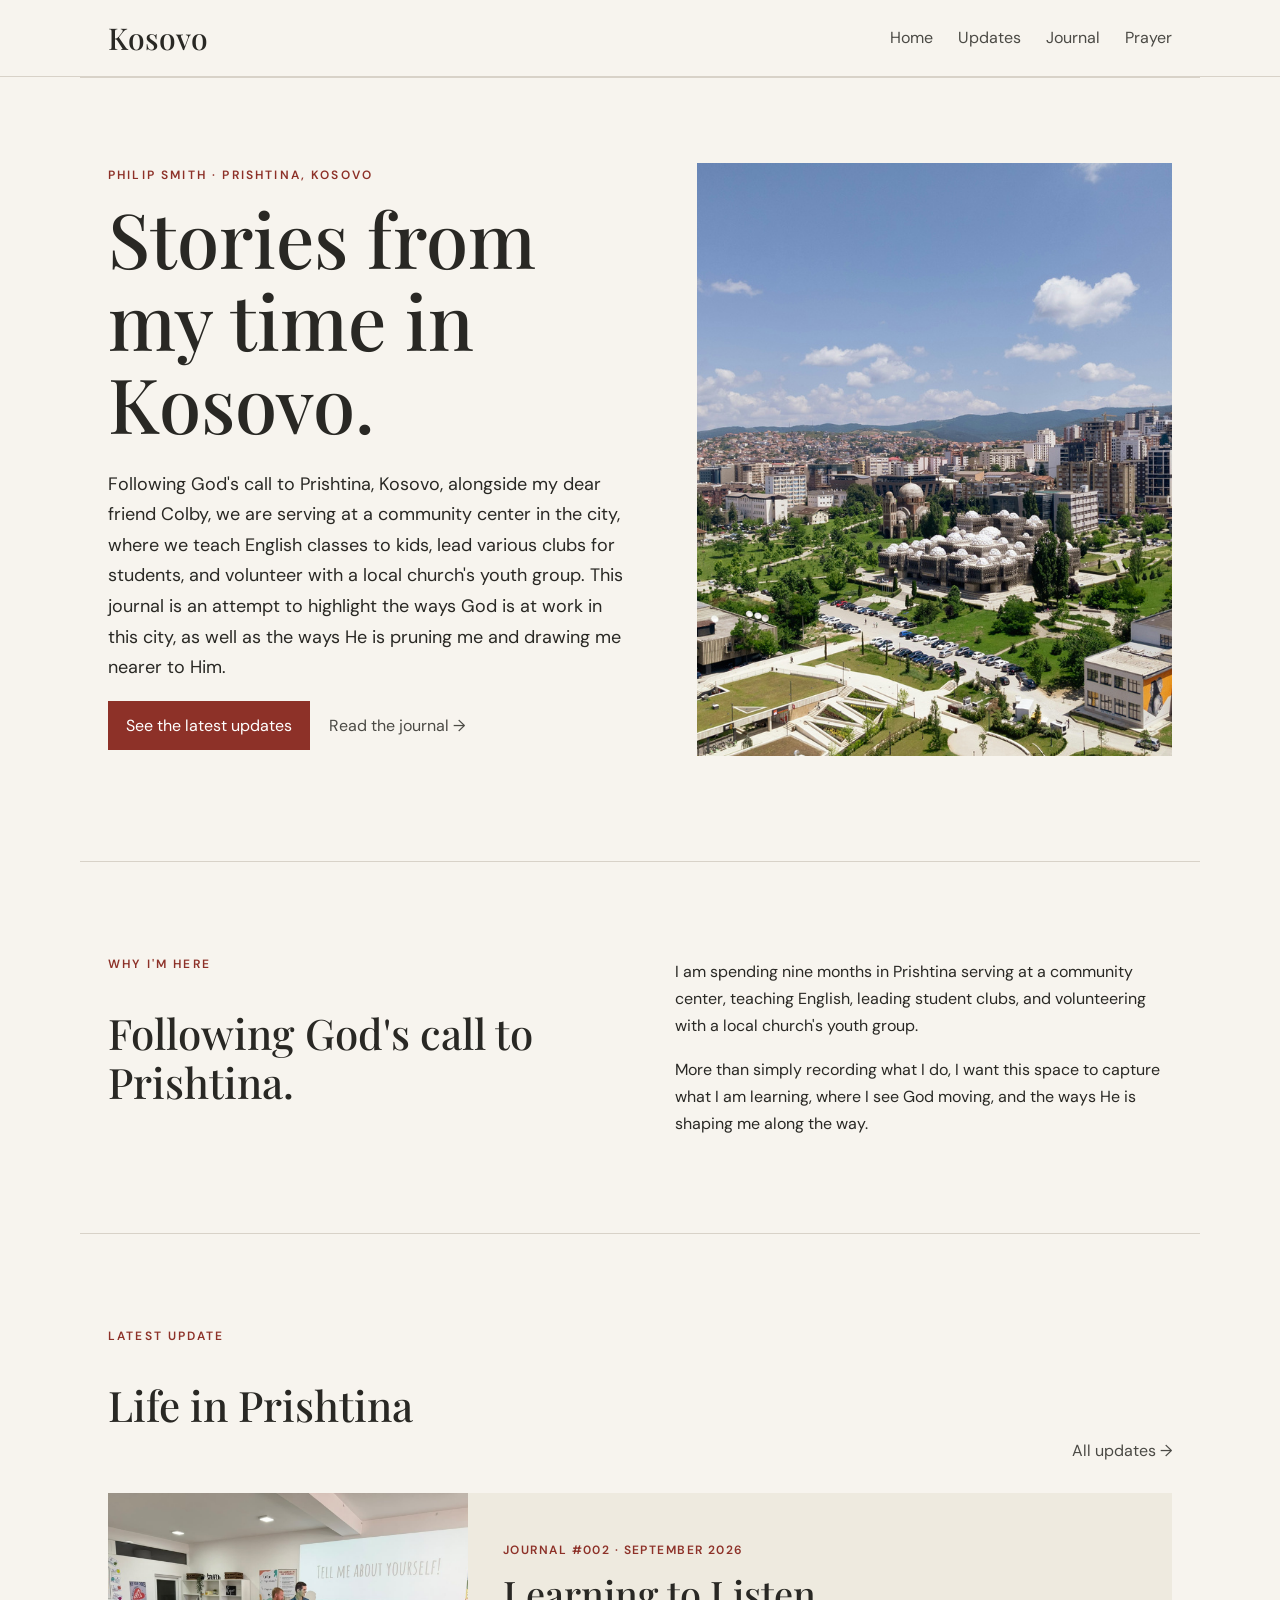
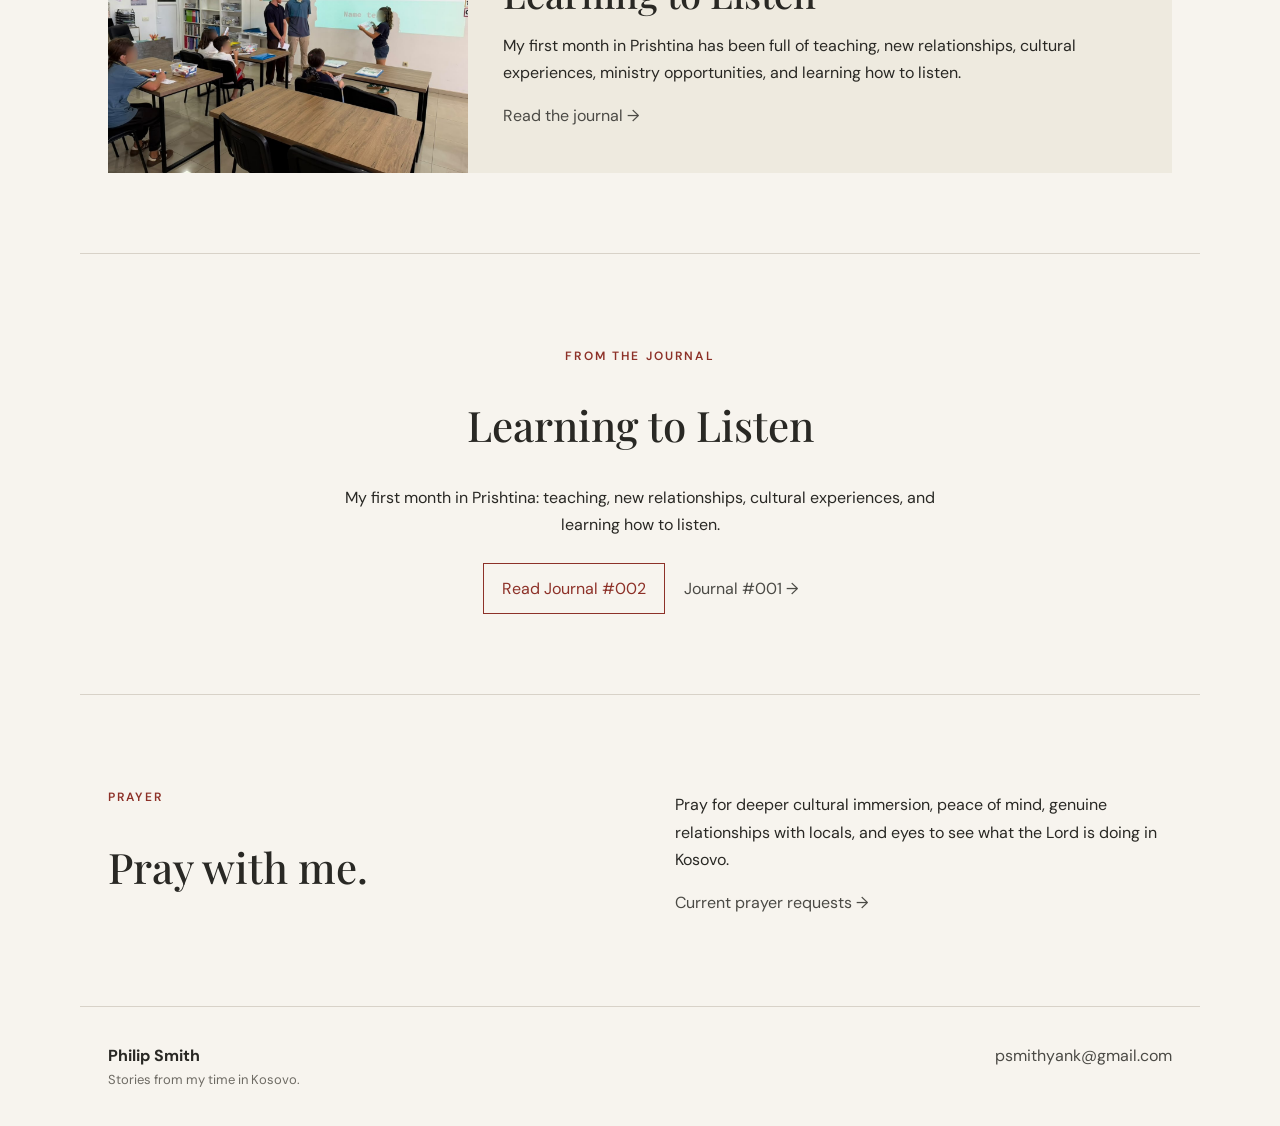
<file: index.html>
<!doctype html><html lang="en"><head><meta charset="utf-8"><meta name="viewport" content="width=device-width,initial-scale=1"><title>Stories from Kosovo | Philip Smith</title><link rel="preconnect" href="https://fonts.googleapis.com"><link rel="preconnect" href="https://fonts.gstatic.com" crossorigin><link href="https://fonts.googleapis.com/css2?family=DM+Sans:wght@400;500;600&family=Playfair+Display:ital,wght@0,400;0,500;0,600;1,400;1,500&display=swap" rel="stylesheet"><link rel="stylesheet" href="style.css"></head><body><header><div class="nav"><a class="brand" href="index.html">Kosovo</a><nav><a class="active" href="index.html">Home</a><a href="updates.html">Updates</a><a href="journal.html">Journal</a><a href="prayer.html">Prayer</a></nav></div></header><main><section class="hero"><div><p class="eyebrow">PHILIP SMITH · PRISHTINA, KOSOVO</p><h1>Stories from my time in Kosovo.</h1><p class="intro">Following God's call to Prishtina, Kosovo, alongside my dear friend Colby, we are serving at a community center in the city, where we teach English classes to kids, lead various clubs for students, and volunteer with a local church's youth group. This journal is an attempt to highlight the ways God is at work in this city, as well as the ways He is pruning me and drawing me nearer to Him.</p><p><a class="button" href="updates.html">See the latest updates</a> <a class="text-link" href="journal.html">Read the journal →</a></p></div><img class="hero-img" src="images/photo2.png" alt="Prishtina cityscape"></section><section class="split"><div><p class="eyebrow">WHY I'M HERE</p><h2>Following God's call to Prishtina.</h2></div><div><p>I am spending nine months in Prishtina serving at a community center, teaching English, leading student clubs, and volunteering with a local church's youth group.</p><p>More than simply recording what I do, I want this space to capture what I am learning, where I see God moving, and the ways He is shaping me along the way.</p></div></section><section><div class="section-head"><div><p class="eyebrow">LATEST UPDATE</p><h2>Life in Prishtina</h2></div><a class="text-link" href="updates.html">All updates →</a></div><article class="feature"><img src="posts/images/002/01-classroom-intro.jpg" alt="Colby and Philip teaching a first-day English class in Prishtina"><div><p class="date">Journal #002 · September 2026</p><h3>Learning to Listen</h3><p>My first month in Prishtina has been full of teaching, new relationships, cultural experiences, ministry opportunities, and learning how to listen.</p><a class="text-link" href="posts/002.html">Read the journal →</a></div></article></section><section class="center"><p class="eyebrow">FROM THE JOURNAL</p><h2>Learning to Listen</h2><p>My first month in Prishtina: teaching, new relationships, cultural experiences, and learning how to listen.</p><a class="button outline" href="posts/002.html">Read Journal #002</a> <a class="text-link" href="posts/001.html">Journal #001 →</a></section><section class="split"><div><p class="eyebrow">PRAYER</p><h2>Pray with me.</h2></div><div><p>Pray for deeper cultural immersion, peace of mind, genuine relationships with locals, and eyes to see what the Lord is doing in Kosovo.</p><a class="text-link" href="prayer.html">Current prayer requests →</a></div></section></main><footer><div><strong>Philip Smith</strong><span>Stories from my time in Kosovo.</span></div><a href="mailto:psmithyank@gmail.com">psmithyank@gmail.com</a></footer></body></html>
</file>
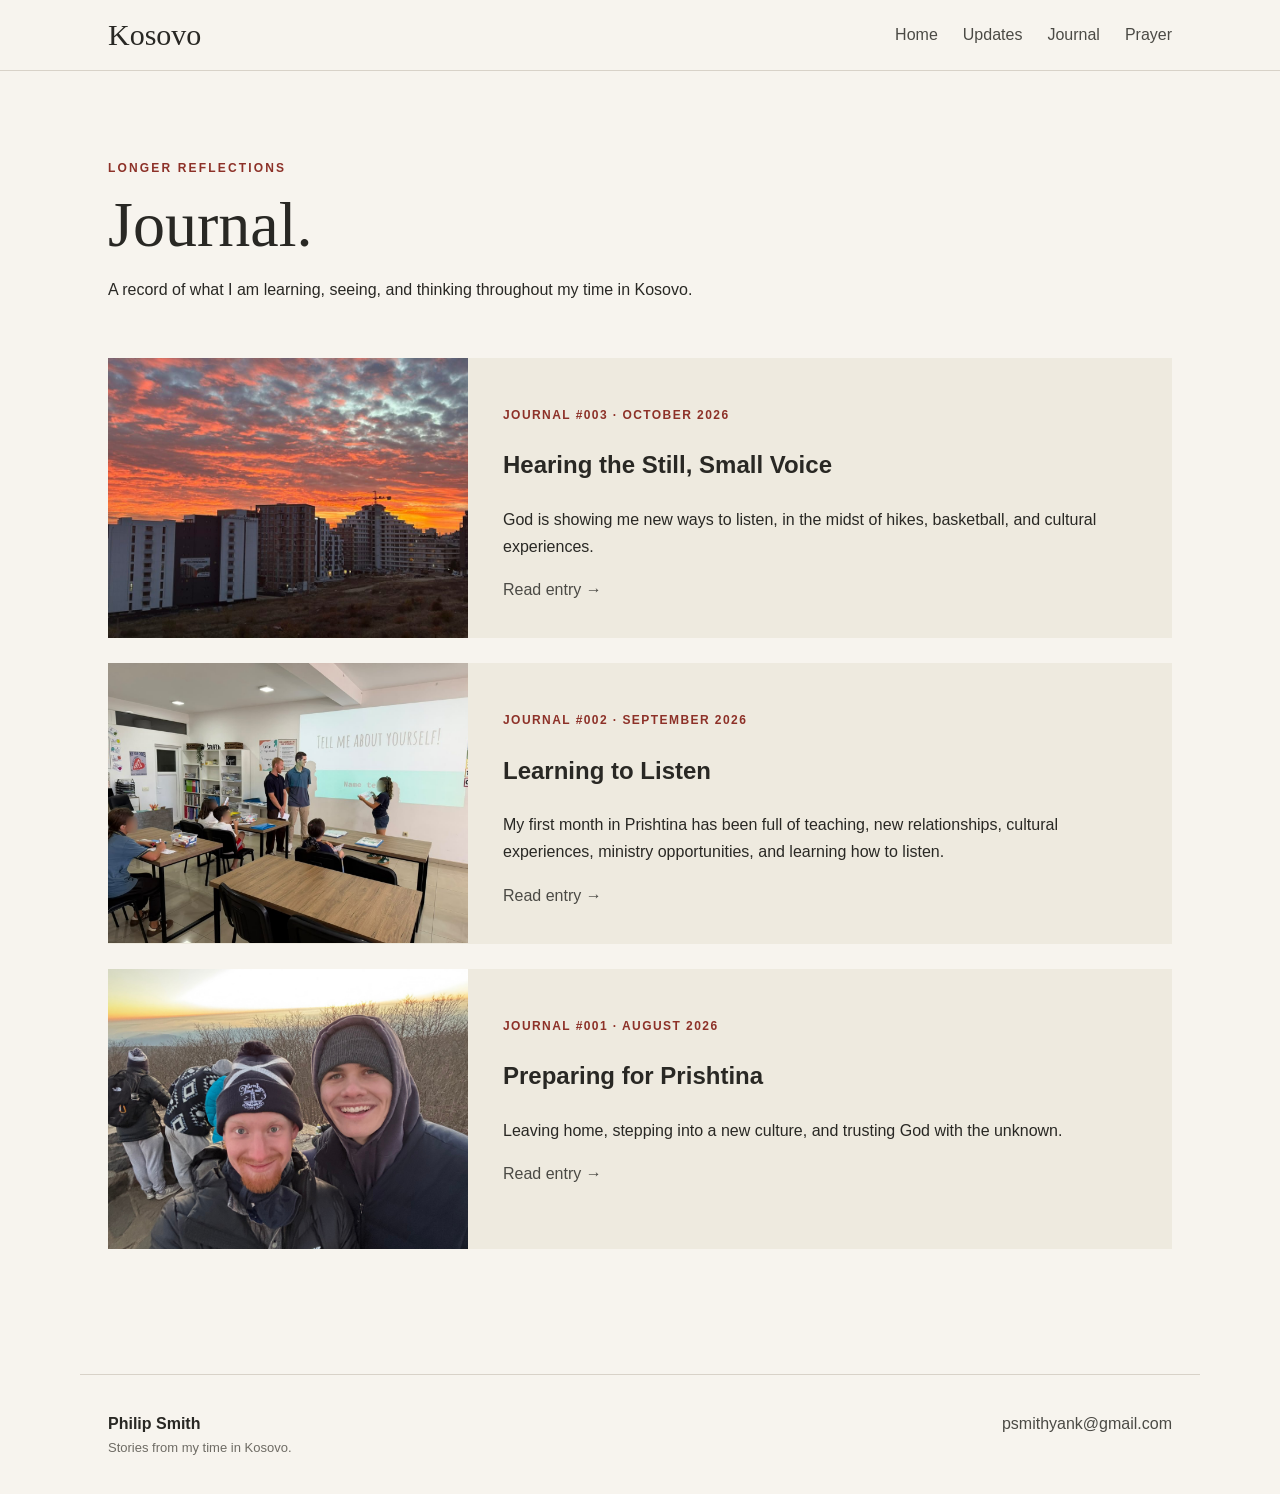
<file: journal.html>
<!doctype html>
<html lang="en">

<head>
  <meta charset="utf-8">
  <meta name="viewport" content="width=device-width,initial-scale=1">

  <title>Journal | Philip Smith</title>

  <link rel="stylesheet" href="style.css">
</head>

<body>

<header>
  <div class="nav">

    <a class="brand" href="index.html">Kosovo</a>

    <nav>
      <a href="index.html">Home</a>
      <a href="updates.html">Updates</a>
      <a class="active" href="journal.html">Journal</a>
      <a href="prayer.html">Prayer</a>
    </nav>

  </div>
</header>


<main class="page">

  <div class="page-head">

    <p class="eyebrow">LONGER REFLECTIONS</p>

    <h1>Journal.</h1>

    <p>
      A record of what I am learning, seeing, and thinking throughout my time in Kosovo.
    </p>

  </div>


  <!-- October -->

  <article class="card">

    <img
      src="posts/images/003/01-sunrise-clouds.jpg"
      alt="Fiery orange and pink clouds over apartment buildings in Prishtina"
    >

    <div>

      <p class="date">
        Journal #003 · October 2026
      </p>

      <h2>
        Hearing the Still, Small Voice
      </h2>

      <p>
        God is showing me new ways to listen, in the midst of hikes, basketball, and cultural experiences.
      </p>

      <a class="text-link" href="posts/003.html">
        Read entry →
      </a>

    </div>

  </article>


  <!-- September -->

  <article class="card">

    <img
      src="posts/images/002/01-classroom-intro.jpg"
      alt="Colby and Philip teaching a first-day English class in Prishtina"
    >

    <div>

      <p class="date">
        Journal #002 · September 2026
      </p>

      <h2>
        Learning to Listen
      </h2>

      <p>
        My first month in Prishtina has been full of teaching, new relationships,
        cultural experiences, ministry opportunities, and learning how to listen.
      </p>

      <a class="text-link" href="posts/002.html">
        Read entry →
      </a>

    </div>

  </article>


  <!-- August -->

  <article class="card">

    <img
      src="images/photo1.png"
      alt="Philip Smith and Colby outdoors"
    >

    <div>

      <p class="date">
        Journal #001 · August 2026
      </p>

      <h2>
        Preparing for Prishtina
      </h2>

      <p>
        Leaving home, stepping into a new culture, and trusting God with the unknown.
      </p>

      <a class="text-link" href="posts/001.html">
        Read entry →
      </a>

    </div>

  </article>

</main>


<footer>

  <div>
    <strong>Philip Smith</strong>
    <span>Stories from my time in Kosovo.</span>
  </div>

  <a href="mailto:psmithyank@gmail.com">
    psmithyank@gmail.com
  </a>

</footer>

</body>
</html>
</file>
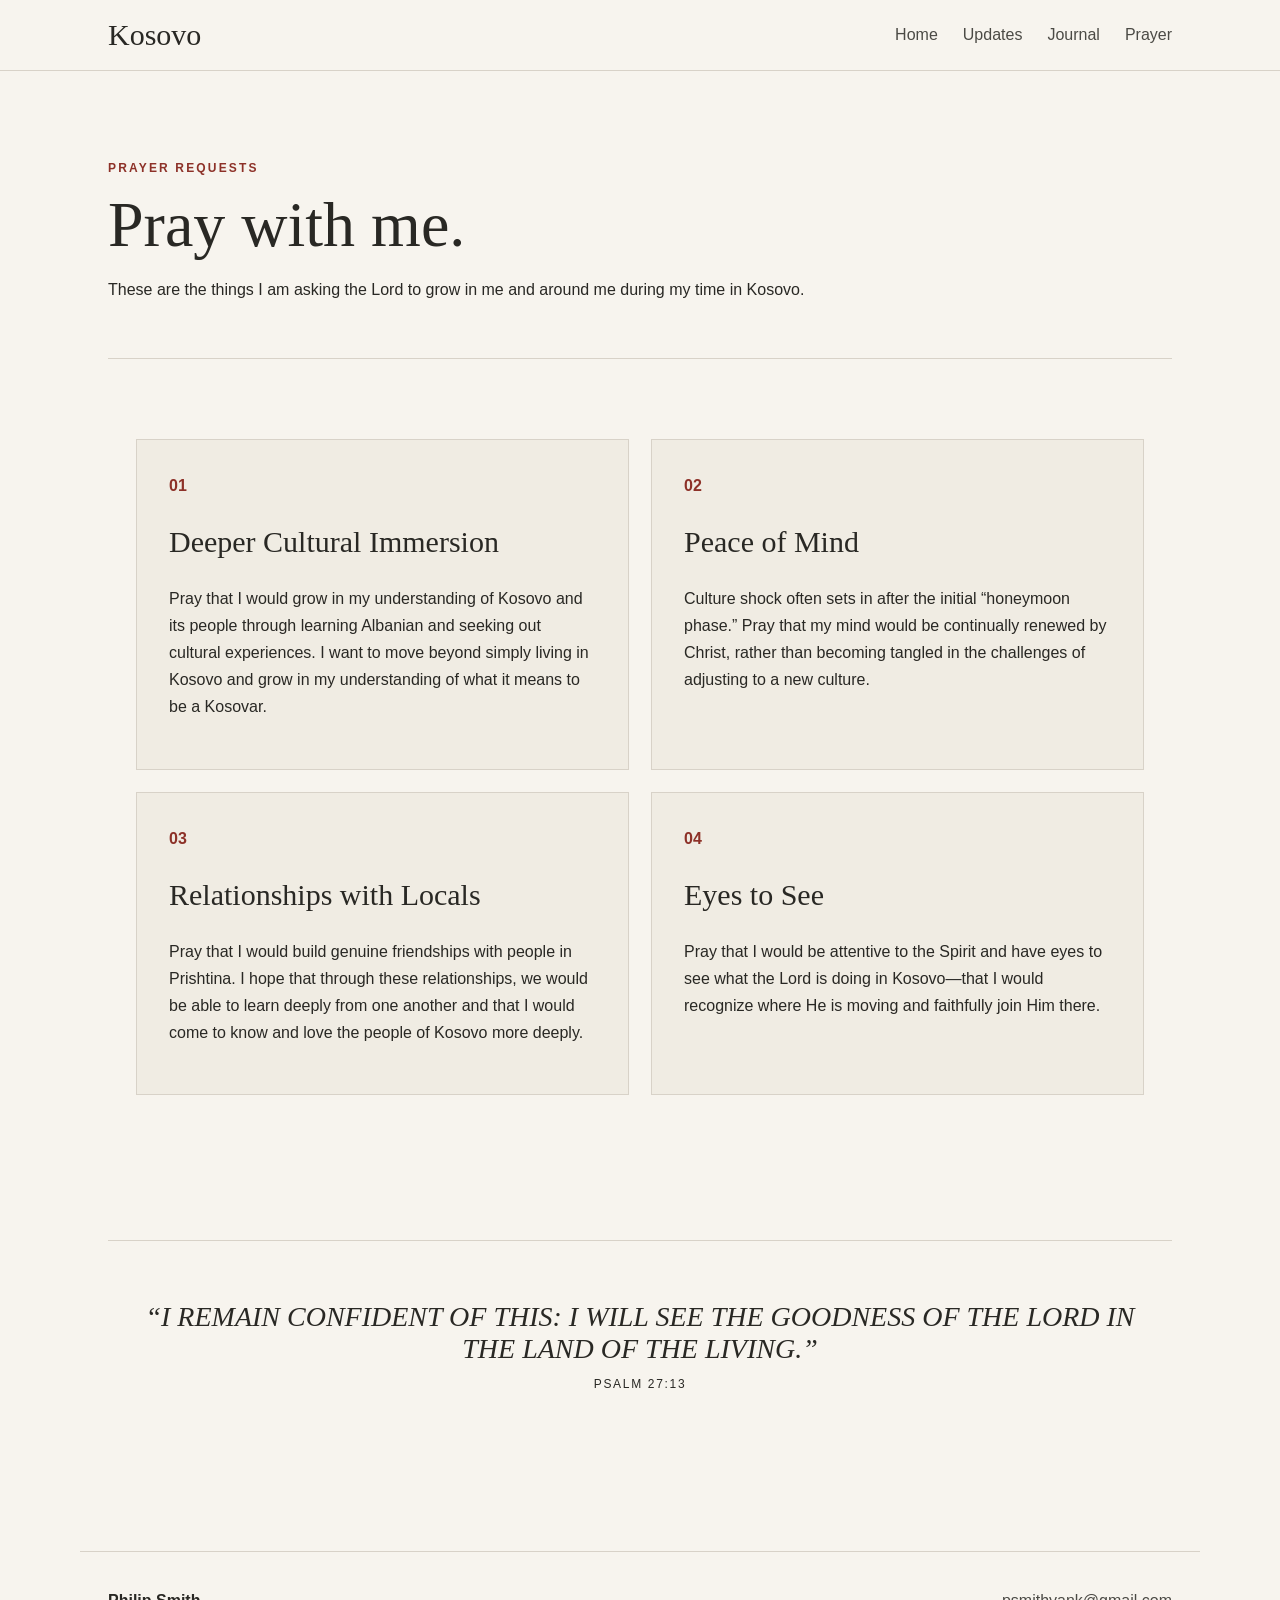
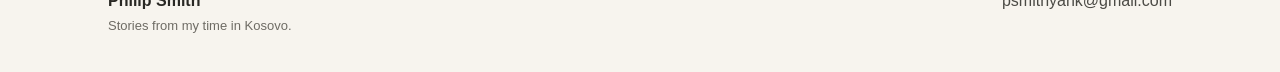
<file: prayer.html>
<!doctype html><html lang="en"><head><meta charset="utf-8"><meta name="viewport" content="width=device-width,initial-scale=1"><title>Prayer | Philip Smith</title><link rel="stylesheet" href="style.css"></head><body><header><div class="nav"><a class="brand" href="index.html">Kosovo</a><nav><a href="index.html">Home</a><a href="updates.html">Updates</a><a href="journal.html">Journal</a><a class="active" href="prayer.html">Prayer</a></nav></div></header><main class="page"><div class="page-head"><p class="eyebrow">PRAYER REQUESTS</p><h1>Pray with me.</h1><p>These are the things I am asking the Lord to grow in me and around me during my time in Kosovo.</p></div><section class="prayers"><article><b>01</b><h2>Deeper Cultural Immersion</h2><p>Pray that I would grow in my understanding of Kosovo and its people through learning Albanian and seeking out cultural experiences. I want to move beyond simply living in Kosovo and grow in my understanding of what it means to be a Kosovar.</p></article><article><b>02</b><h2>Peace of Mind</h2><p>Culture shock often sets in after the initial “honeymoon phase.” Pray that my mind would be continually renewed by Christ, rather than becoming tangled in the challenges of adjusting to a new culture.</p></article><article><b>03</b><h2>Relationships with Locals</h2><p>Pray that I would build genuine friendships with people in Prishtina. I hope that through these relationships, we would be able to learn deeply from one another and that I would come to know and love the people of Kosovo more deeply.</p></article><article><b>04</b><h2>Eyes to See</h2><p>Pray that I would be attentive to the Spirit and have eyes to see what the Lord is doing in Kosovo—that I would recognize where He is moving and faithfully join Him there.</p></article></section><div class="scripture">“I REMAIN CONFIDENT OF THIS: I WILL SEE THE GOODNESS OF THE LORD IN THE LAND OF THE LIVING.”<small>Psalm 27:13</small></div></main><footer><div><strong>Philip Smith</strong><span>Stories from my time in Kosovo.</span></div><a href="mailto:psmithyank@gmail.com">psmithyank@gmail.com</a></footer></body></html>
</file>
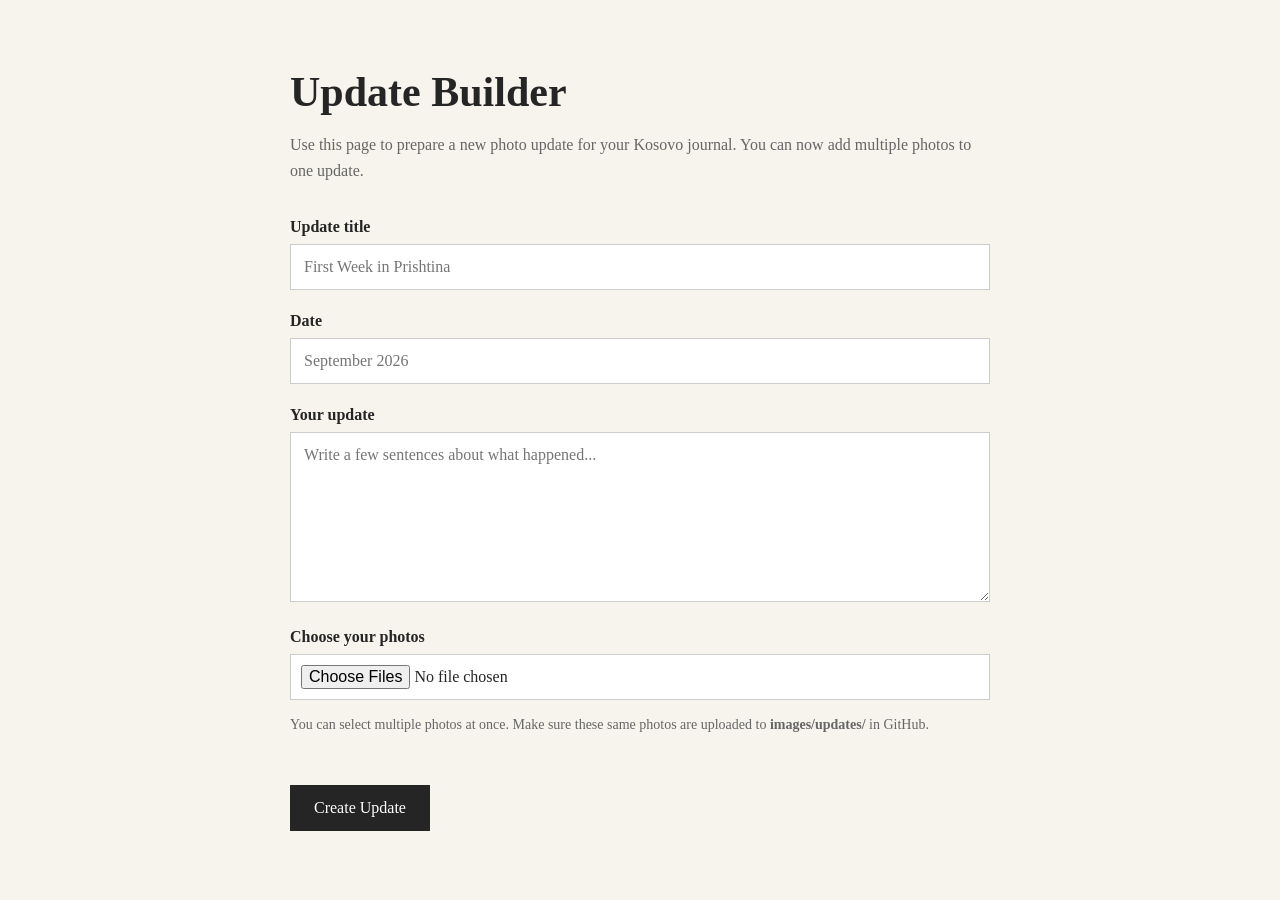
<file: update-builder.html>
<!DOCTYPE html>

<html lang="en">
<head>
  <meta charset="UTF-8">
  <meta name="viewport" content="width=device-width, initial-scale=1.0">
  <title>Update Builder | Philip Smith</title>

  <style>
    body {
      margin: 0;
      padding: 40px 20px;
      background: #f7f4ed;
      color: #252525;
      font-family: Georgia, "Times New Roman", serif;
    }

    .container {
      max-width: 700px;
      margin: 0 auto;
    }

    h1 {
      font-size: 42px;
      margin-bottom: 8px;
    }

    .intro {
      color: #666;
      margin-bottom: 35px;
      line-height: 1.6;
    }

    label {
      display: block;
      font-weight: bold;
      margin: 22px 0 8px;
    }

    input,
    textarea {
      width: 100%;
      box-sizing: border-box;
      padding: 13px;
      border: 1px solid #ccc;
      background: white;
      font-family: inherit;
      font-size: 16px;
    }

    textarea {
      min-height: 170px;
      resize: vertical;
    }

    input[type="file"] {
      padding: 10px;
    }

    button {
      margin-top: 28px;
      padding: 14px 24px;
      border: none;
      background: #252525;
      color: white;
      font-family: inherit;
      font-size: 16px;
      cursor: pointer;
    }

    button:hover {
      opacity: 0.85;
    }

    .secondary-button {
      background: #777;
      margin-left: 8px;
    }

    #result {
      display: none;
      margin-top: 35px;
      padding: 25px;
      background: white;
      border: 1px solid #ddd;
    }

    pre {
      white-space: pre-wrap;
      word-break: break-word;
      background: #f3f3f3;
      padding: 15px;
      overflow-x: auto;
    }

    .note {
      font-size: 14px;
      color: #666;
      line-height: 1.6;
    }

    .success {
      color: #3d6848;
      font-weight: bold;
      margin-top: 12px;
      display: none;
    }

    .photo-list {
      margin-top: 20px;
    }

    .photo-item {
      display: flex;
      gap: 15px;
      align-items: flex-start;
      padding: 15px 0;
      border-bottom: 1px solid #ddd;
    }

    .photo-item img {
      width: 120px;
      height: 90px;
      object-fit: cover;
      flex-shrink: 0;
    }

    .photo-details {
      flex: 1;
    }

    .photo-details input {
      margin-bottom: 8px;
    }

    .photo-number {
      font-weight: bold;
      margin-bottom: 8px;
    }

    @media (max-width: 600px) {
      h1 {
        font-size: 34px;
      }

      button {
        width: 100%;
        margin-left: 0;
        margin-right: 0;
      }

      .secondary-button {
        margin-left: 0;
      }

      .photo-item {
        flex-direction: column;
      }

      .photo-item img {
        width: 100%;
        height: auto;
        max-height: 300px;
      }
    }
  </style>

</head>

<body>

<div class="container">

  <h1>Update Builder</h1>

  <p class="intro">
    Use this page to prepare a new photo update for your Kosovo journal.
    You can now add multiple photos to one update.
  </p>

<label for="title">Update title</label>
<input
id="title"
type="text"
placeholder="First Week in Prishtina"

>

<label for="date">Date</label>
<input
id="date"
type="text"
placeholder="September 2026"

>

<label for="text">Your update</label>

  <textarea
    id="text"
    placeholder="Write a few sentences about what happened..."
  ></textarea>

<label for="photos">Choose your photos</label>

<input
id="photos"
type="file"
accept="image/*"
multiple

>

  <p class="note">
    You can select multiple photos at once. Make sure these same photos
    are uploaded to <strong>images/updates/</strong> in GitHub.
  </p>

  <div id="photoList" class="photo-list"></div>

<button onclick="createUpdate()">Create Update</button>

  <div id="result">

```
<h2>Your update is ready!</h2>

<p class="note">
  Upload all of your selected photos to
  <strong>images/updates/</strong> in GitHub first.
  Then copy the update below into <strong>updates.json</strong>.
</p>

<h3>Photo paths</h3>
<pre id="photoPaths"></pre>

<h3>New update entry</h3>
<pre id="jsonOutput"></pre>

<button onclick="copyUpdate()">Copy Update</button>

<button
  class="secondary-button"
  onclick="copyPhotoPaths()"
>
  Copy Photo Paths
</button>

<p id="copyMessage" class="success">
  Copied!
</p>

<h3>Final steps</h3>

<p class="note">
  1. Upload all of your photos to <strong>images/updates/</strong>.
  <br><br>
  2. Open <strong>updates.json</strong>.
  <br><br>
  3. Add the copied update inside the existing array.
  <br><br>
  4. Commit your changes.
  <br><br>
  5. Your new update will appear on the Updates page once we update
  <strong>updates.js</strong> to support multiple photos.
</p>
```

  </div>

</div>

<script>

let selectedPhotos = [];


document.getElementById("photos").addEventListener(
  "change",
  function(event) {

    selectedPhotos = Array.from(event.target.files);

    const photoList =
      document.getElementById("photoList");

    photoList.innerHTML = "";

    selectedPhotos.forEach(function(file, index) {

      const item =
        document.createElement("div");

      item.className =
        "photo-item";

      const image =
        document.createElement("img");

      image.src =
        URL.createObjectURL(file);

      image.alt =
        "Preview of " + file.name;

      const details =
        document.createElement("div");

      details.className =
        "photo-details";

      const number =
        document.createElement("div");

      number.className =
        "photo-number";

      number.textContent =
        "Photo " + (index + 1) + ": " + file.name;

      const altInput =
        document.createElement("input");

      altInput.type =
        "text";

      altInput.className =
        "alt-input";

      altInput.placeholder =
        "Photo description";

      altInput.dataset.index =
        index;

      details.appendChild(number);
      details.appendChild(altInput);

      item.appendChild(image);
      item.appendChild(details);

      photoList.appendChild(item);

    });

  }
);


function createUpdate() {

  const title =
    document.getElementById("title").value.trim();

  const date =
    document.getElementById("date").value.trim();

  const text =
    document.getElementById("text").value.trim();

  if (!title || !date || !text) {
    alert("Please fill in the title, date, and update.");
    return;
  }

  if (selectedPhotos.length === 0) {
    alert("Please choose at least one photo.");
    return;
  }

  const altInputs =
    document.querySelectorAll(".alt-input");

  const images =
    selectedPhotos.map(function(file, index) {

      const description =
        altInputs[index].value.trim();

      return {
        src: "images/updates/" + file.name,
        alt: description || file.name
      };

    });

  const update = {
    date: date,
    title: title,
    text: text,
    images: images
  };

  const paths =
    images.map(function(image) {
      return image.src;
    }).join("\n");

  document.getElementById("photoPaths").textContent =
    paths;

  document.getElementById("jsonOutput").textContent =
    JSON.stringify(update, null, 2);

  document.getElementById("result").style.display =
    "block";

  document.getElementById("result").scrollIntoView({
    behavior: "smooth"
  });

}


function copyUpdate() {

  const text =
    document.getElementById("jsonOutput").textContent;

  navigator.clipboard.writeText(text).then(function() {

    const message =
      document.getElementById("copyMessage");

    message.textContent =
      "Update copied to your clipboard!";

    message.style.display =
      "block";

  });

}


function copyPhotoPaths() {

  const text =
    document.getElementById("photoPaths").textContent;

  navigator.clipboard.writeText(text).then(function() {

    const message =
      document.getElementById("copyMessage");

    message.textContent =
      "Photo paths copied!";

    message.style.display =
      "block";

  });

}

</script>

</body>
</html>
</file>
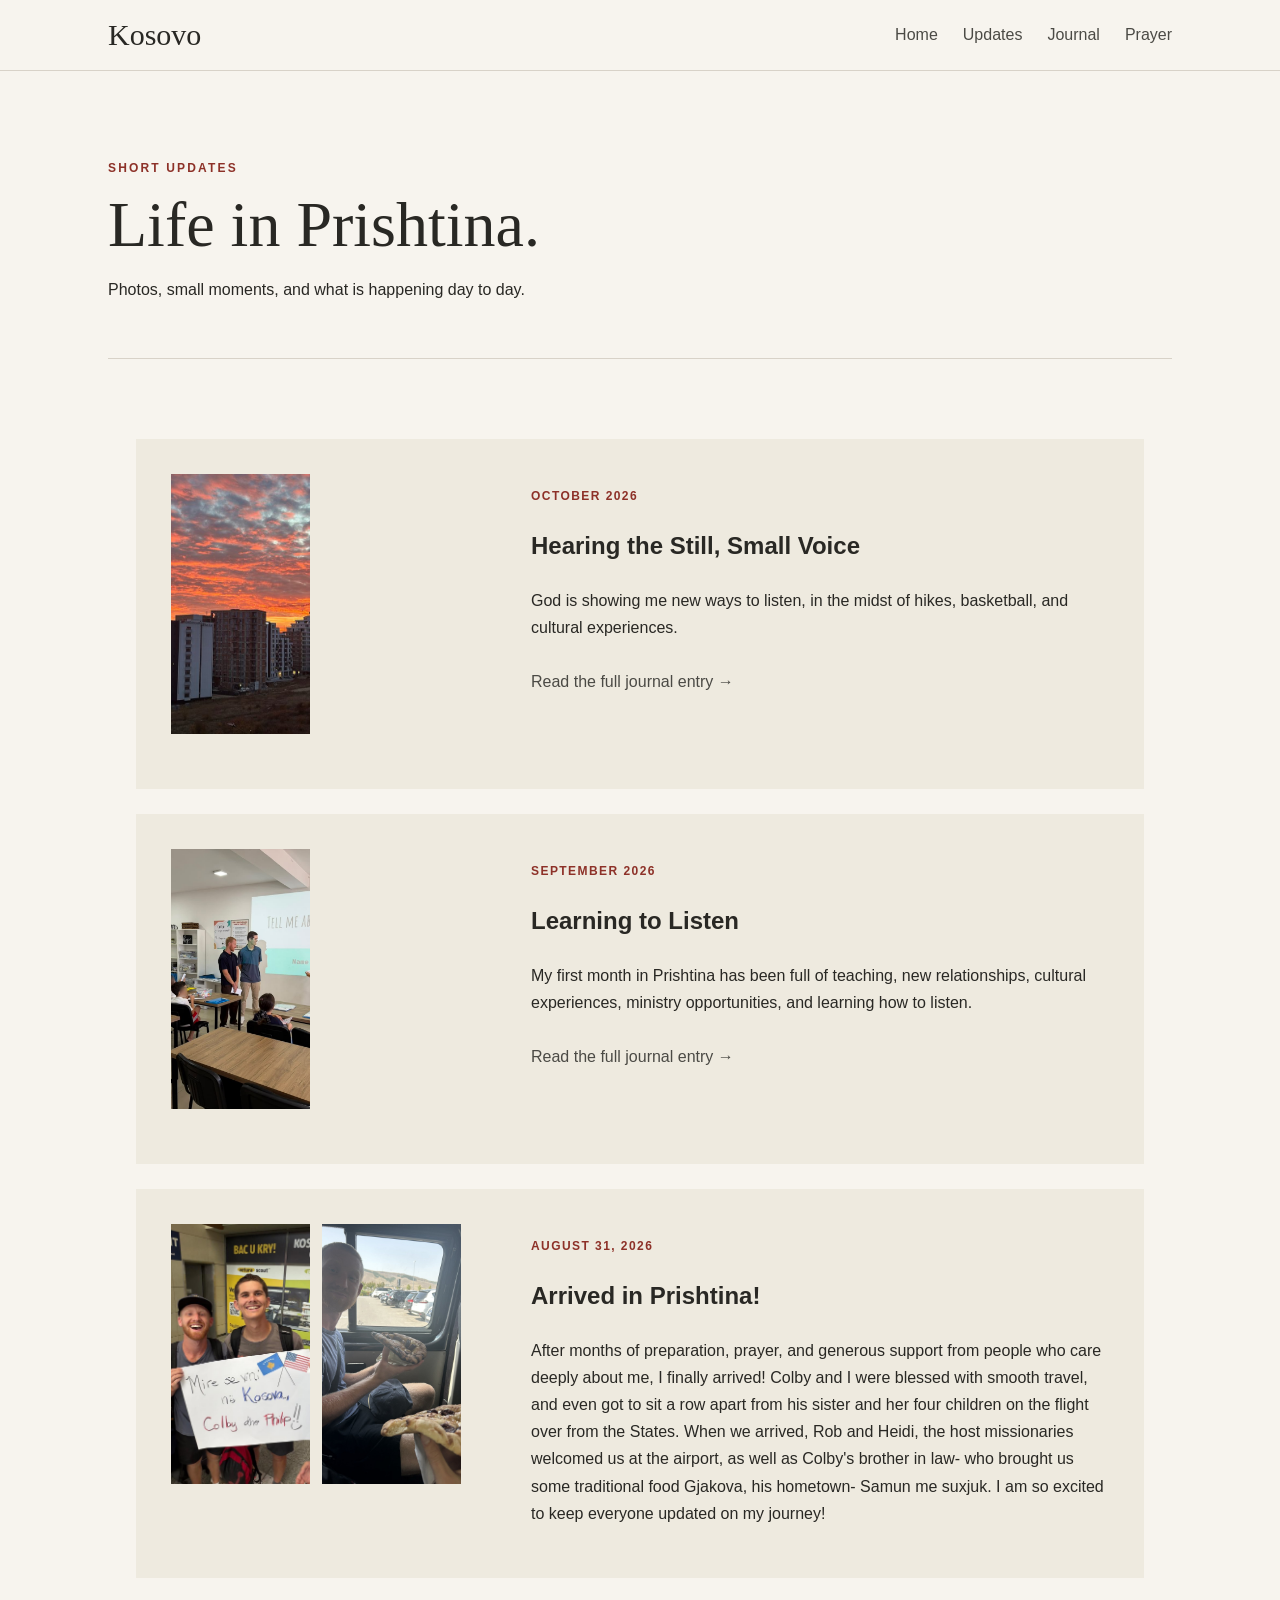
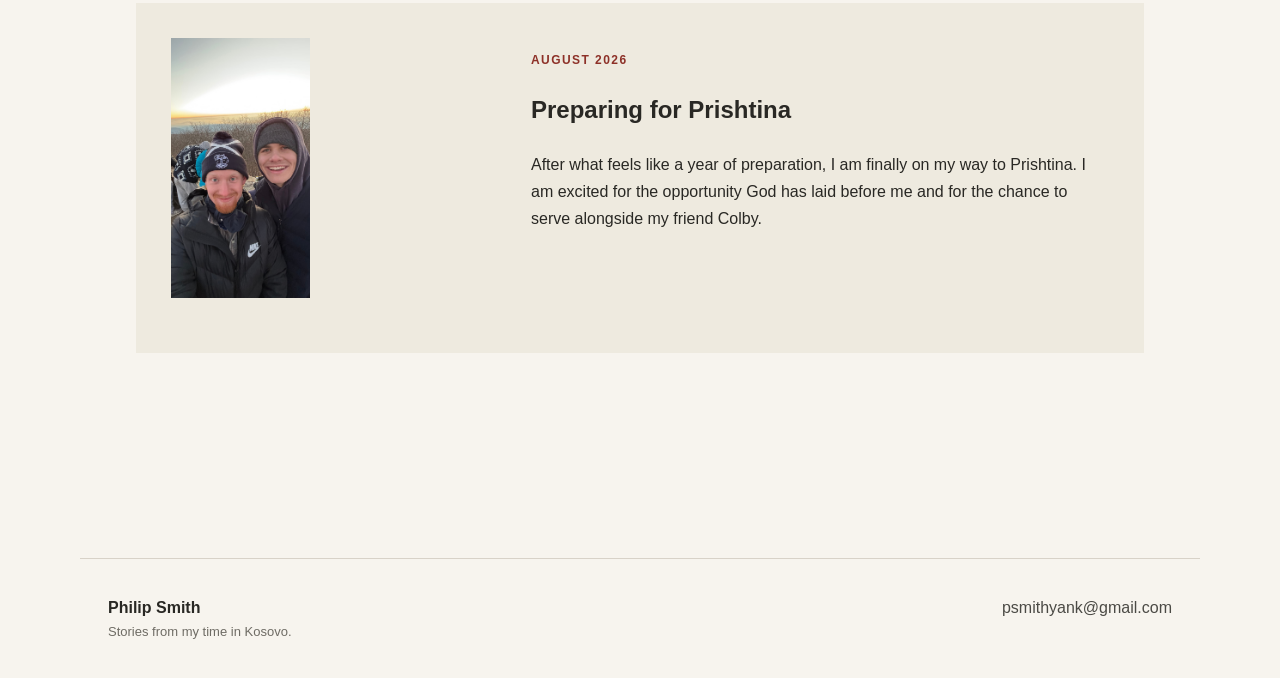
<file: updates.html>
<!doctype html><html lang="en"><head><meta charset="utf-8"><meta name="viewport" content="width=device-width,initial-scale=1"><title>Updates | Philip Smith</title><link rel="stylesheet" href="style.css"></head><body><header><div class="nav"><a class="brand" href="index.html">Kosovo</a><nav><a href="index.html">Home</a><a class="active" href="updates.html">Updates</a><a href="journal.html">Journal</a><a href="prayer.html">Prayer</a></nav></div></header><main class="page"><div class="page-head"><p class="eyebrow">SHORT UPDATES</p><h1>Life in Prishtina.</h1><p>Photos, small moments, and what is happening day to day.</p></div><section id="updates-container"></section></main><footer><div><strong>Philip Smith</strong><span>Stories from my time in Kosovo.</span></div><a href="mailto:psmithyank@gmail.com">psmithyank@gmail.com</a></footer><script src="updates.js"></script></body></html>
</file>
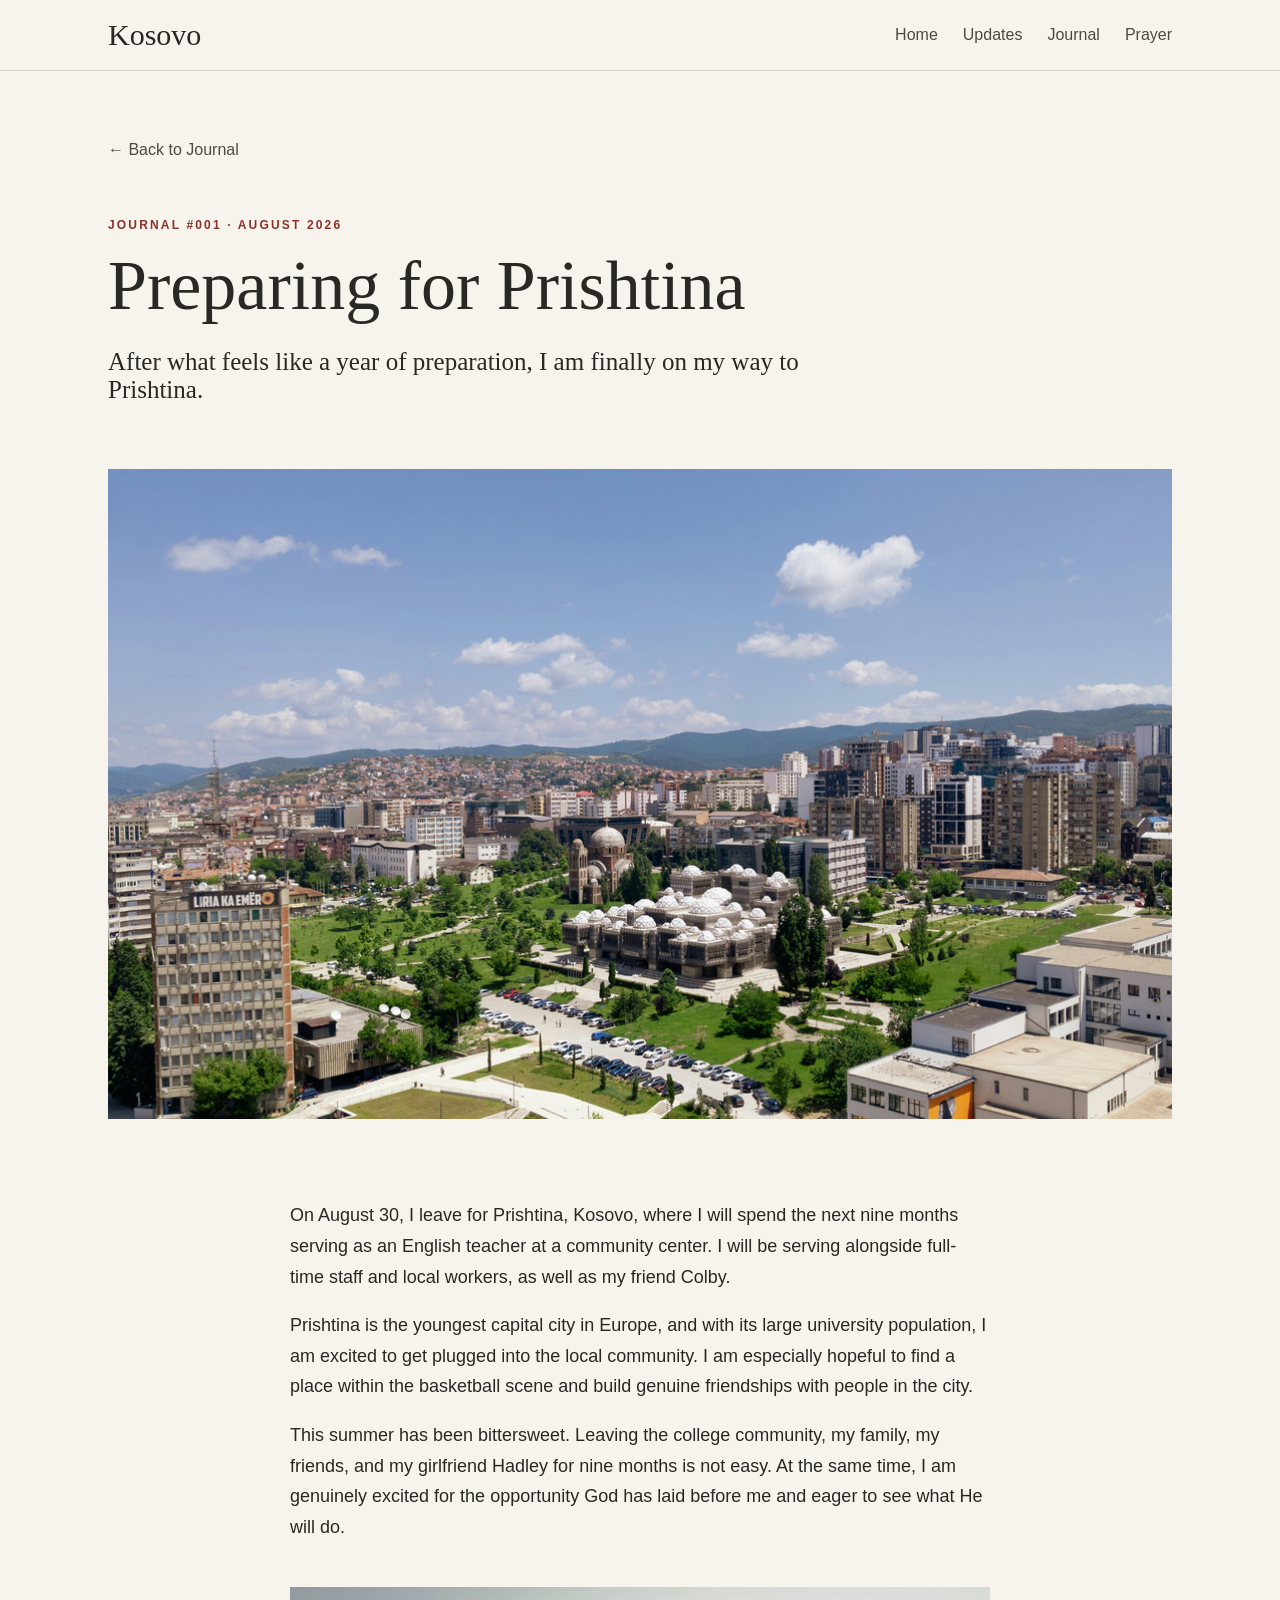
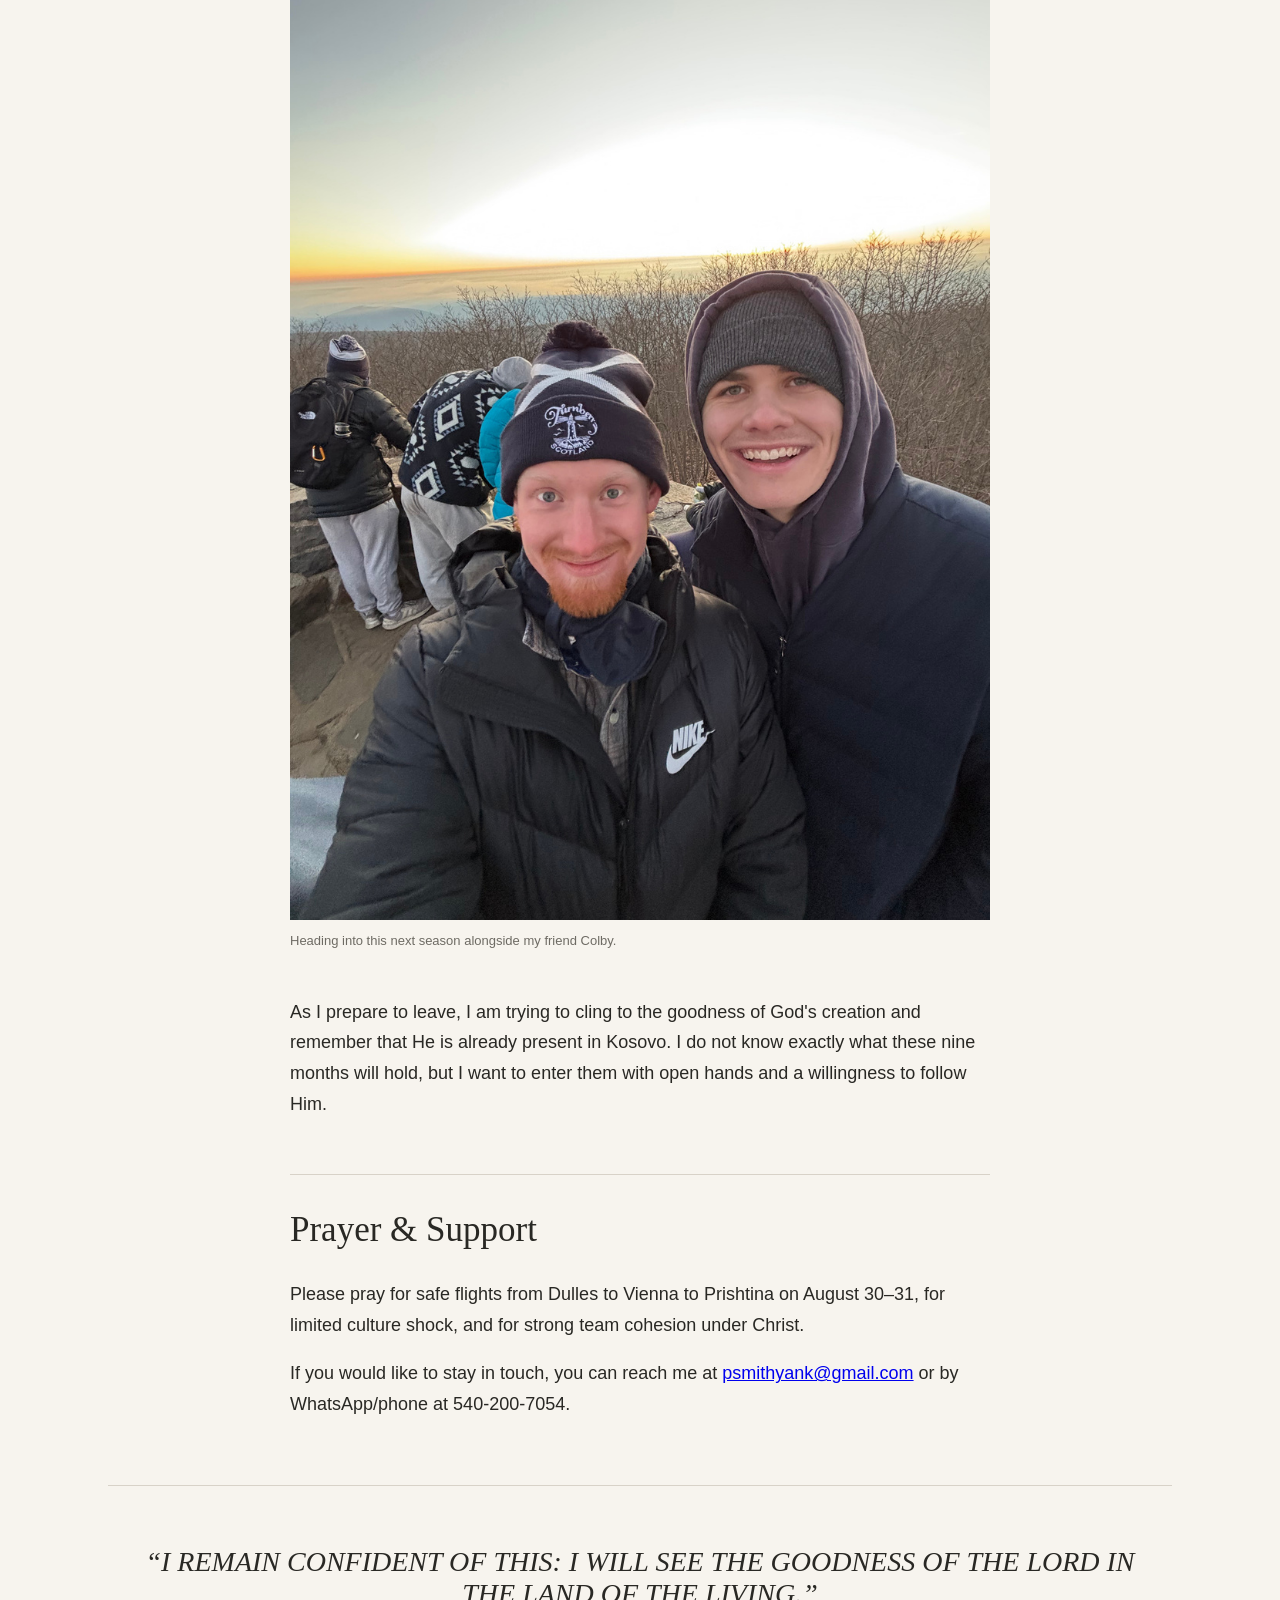
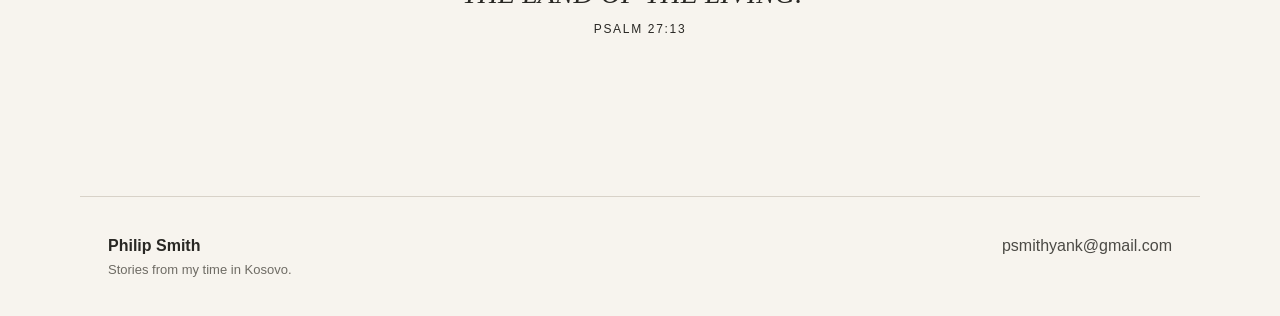
<file: posts/001.html>
<!doctype html><html lang="en"><head><meta charset="utf-8"><meta name="viewport" content="width=device-width,initial-scale=1"><title>Preparing for Prishtina | Philip Smith</title><link rel="stylesheet" href="../style.css"></head><body><header><div class="nav"><a class="brand" href="../index.html">Kosovo</a><nav><a href="../index.html">Home</a><a href="../updates.html">Updates</a><a class="active" href="../journal.html">Journal</a><a href="../prayer.html">Prayer</a></nav></div></header><main class="post"><a class="back" href="../journal.html">← Back to Journal</a><p class="eyebrow">JOURNAL #001 · AUGUST 2026</p><h1>Preparing for Prishtina</h1><p class="lead">After what feels like a year of preparation, I am finally on my way to Prishtina.</p><img class="post-img" src="../images/photo2.png" alt="Prishtina cityscape"><div class="post-body"><p>On August 30, I leave for Prishtina, Kosovo, where I will spend the next nine months serving as an English teacher at a community center. I will be serving alongside full-time staff and local workers, as well as my friend Colby.</p><p>Prishtina is the youngest capital city in Europe, and with its large university population, I am excited to get plugged into the local community. I am especially hopeful to find a place within the basketball scene and build genuine friendships with people in the city.</p><p>This summer has been bittersweet. Leaving the college community, my family, my friends, and my girlfriend Hadley for nine months is not easy. At the same time, I am genuinely excited for the opportunity God has laid before me and eager to see what He will do.</p><figure><img src="../images/photo1.png" alt="Philip Smith and Colby outdoors"><figcaption>Heading into this next season alongside my friend Colby.</figcaption></figure><p>As I prepare to leave, I am trying to cling to the goodness of God's creation and remember that He is already present in Kosovo. I do not know exactly what these nine months will hold, but I want to enter them with open hands and a willingness to follow Him.</p><hr><h2>Prayer &amp; Support</h2><p>Please pray for safe flights from Dulles to Vienna to Prishtina on August 30–31, for limited culture shock, and for strong team cohesion under Christ.</p><p>If you would like to stay in touch, you can reach me at <a href="mailto:psmithyank@gmail.com">psmithyank@gmail.com</a> or by WhatsApp/phone at 540-200-7054.</p></div><div class="scripture">“I REMAIN CONFIDENT OF THIS: I WILL SEE THE GOODNESS OF THE LORD IN THE LAND OF THE LIVING.”<small>Psalm 27:13</small></div></main><footer><div><strong>Philip Smith</strong><span>Stories from my time in Kosovo.</span></div><a href="mailto:psmithyank@gmail.com">psmithyank@gmail.com</a></footer></body></html>
</file>
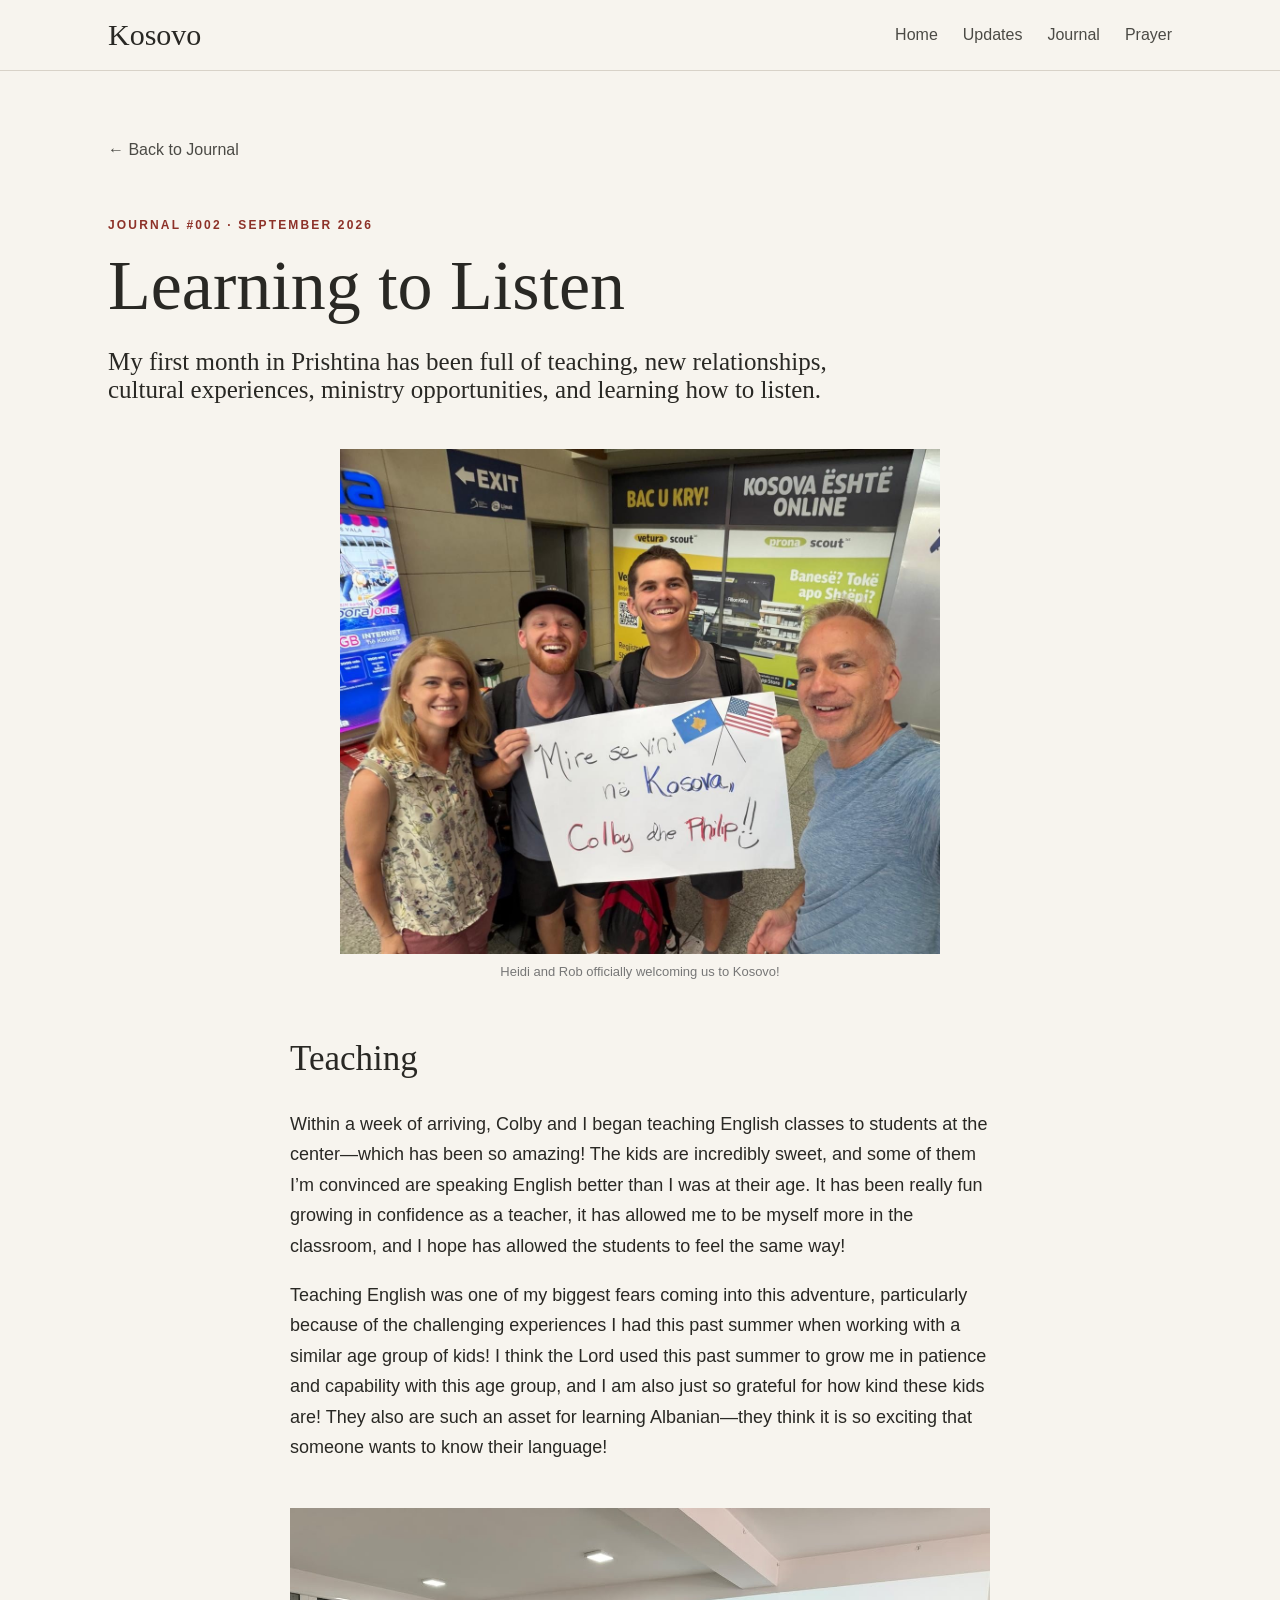
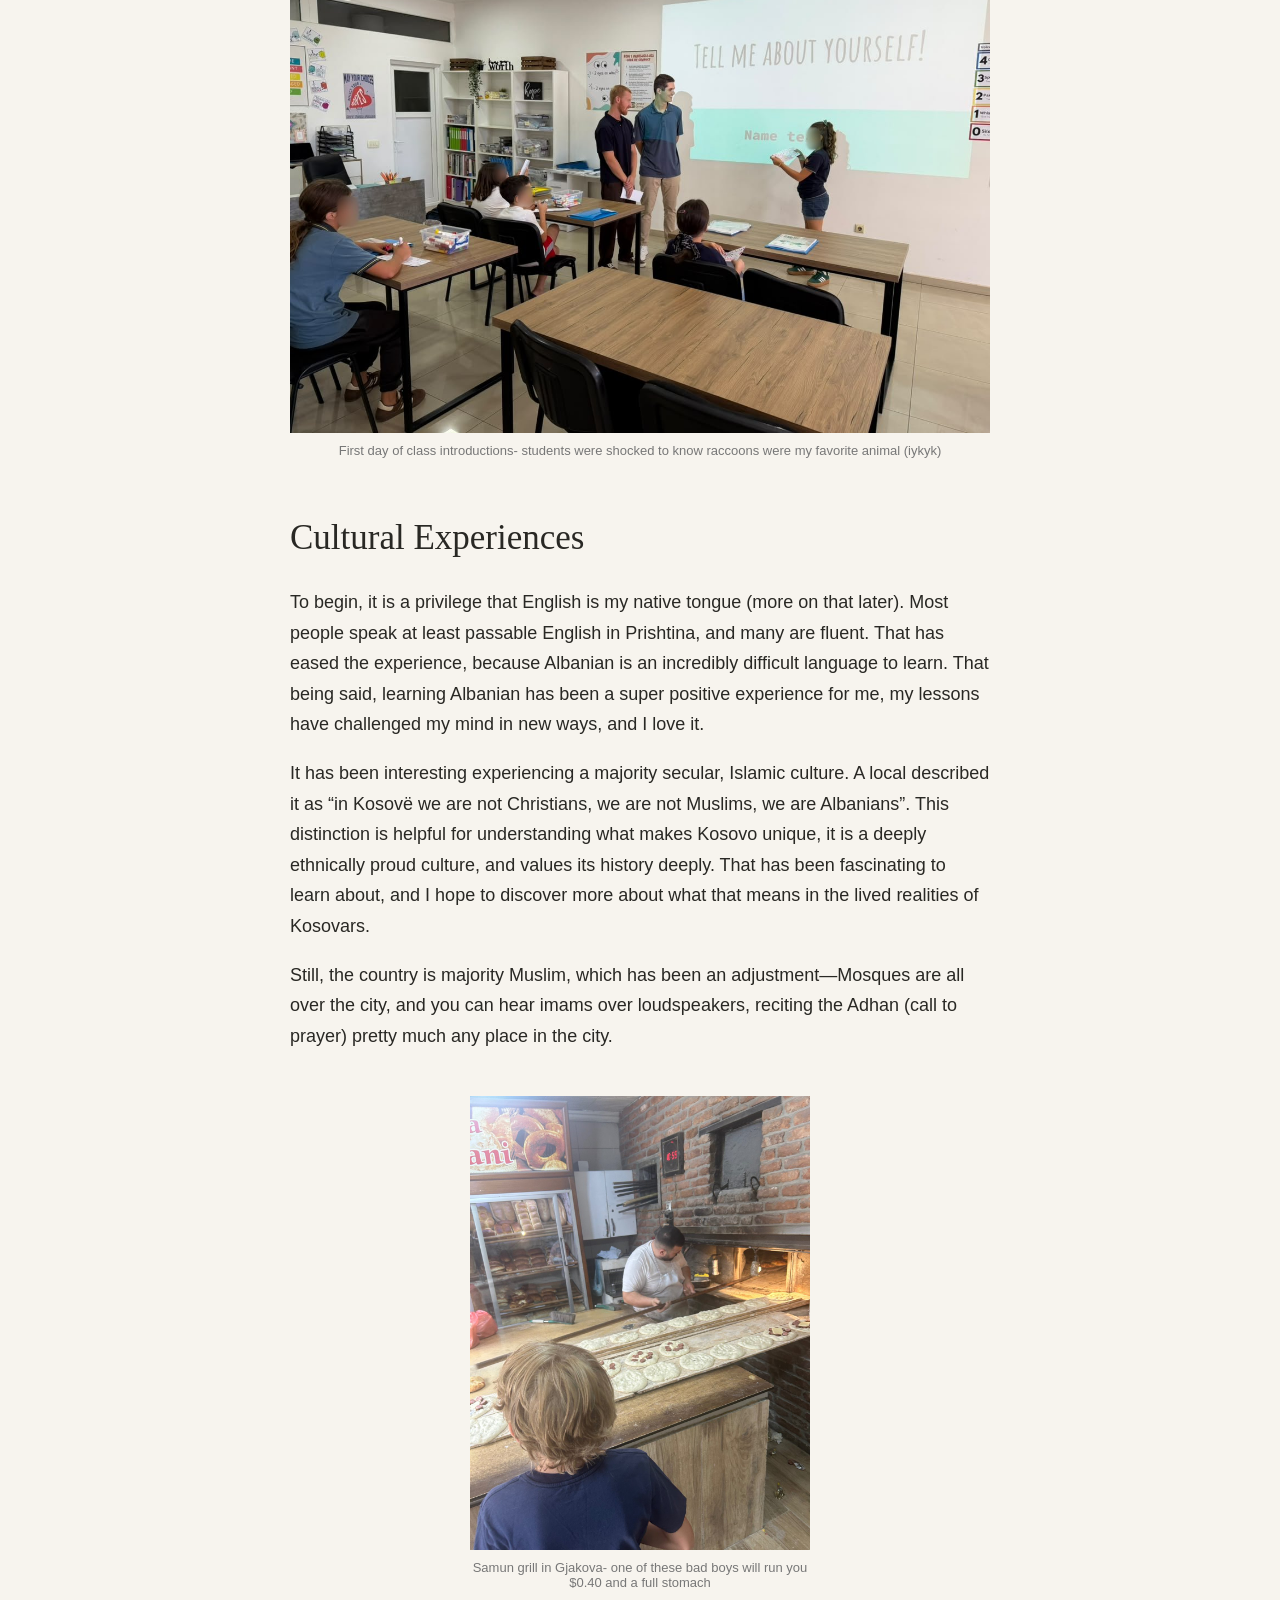
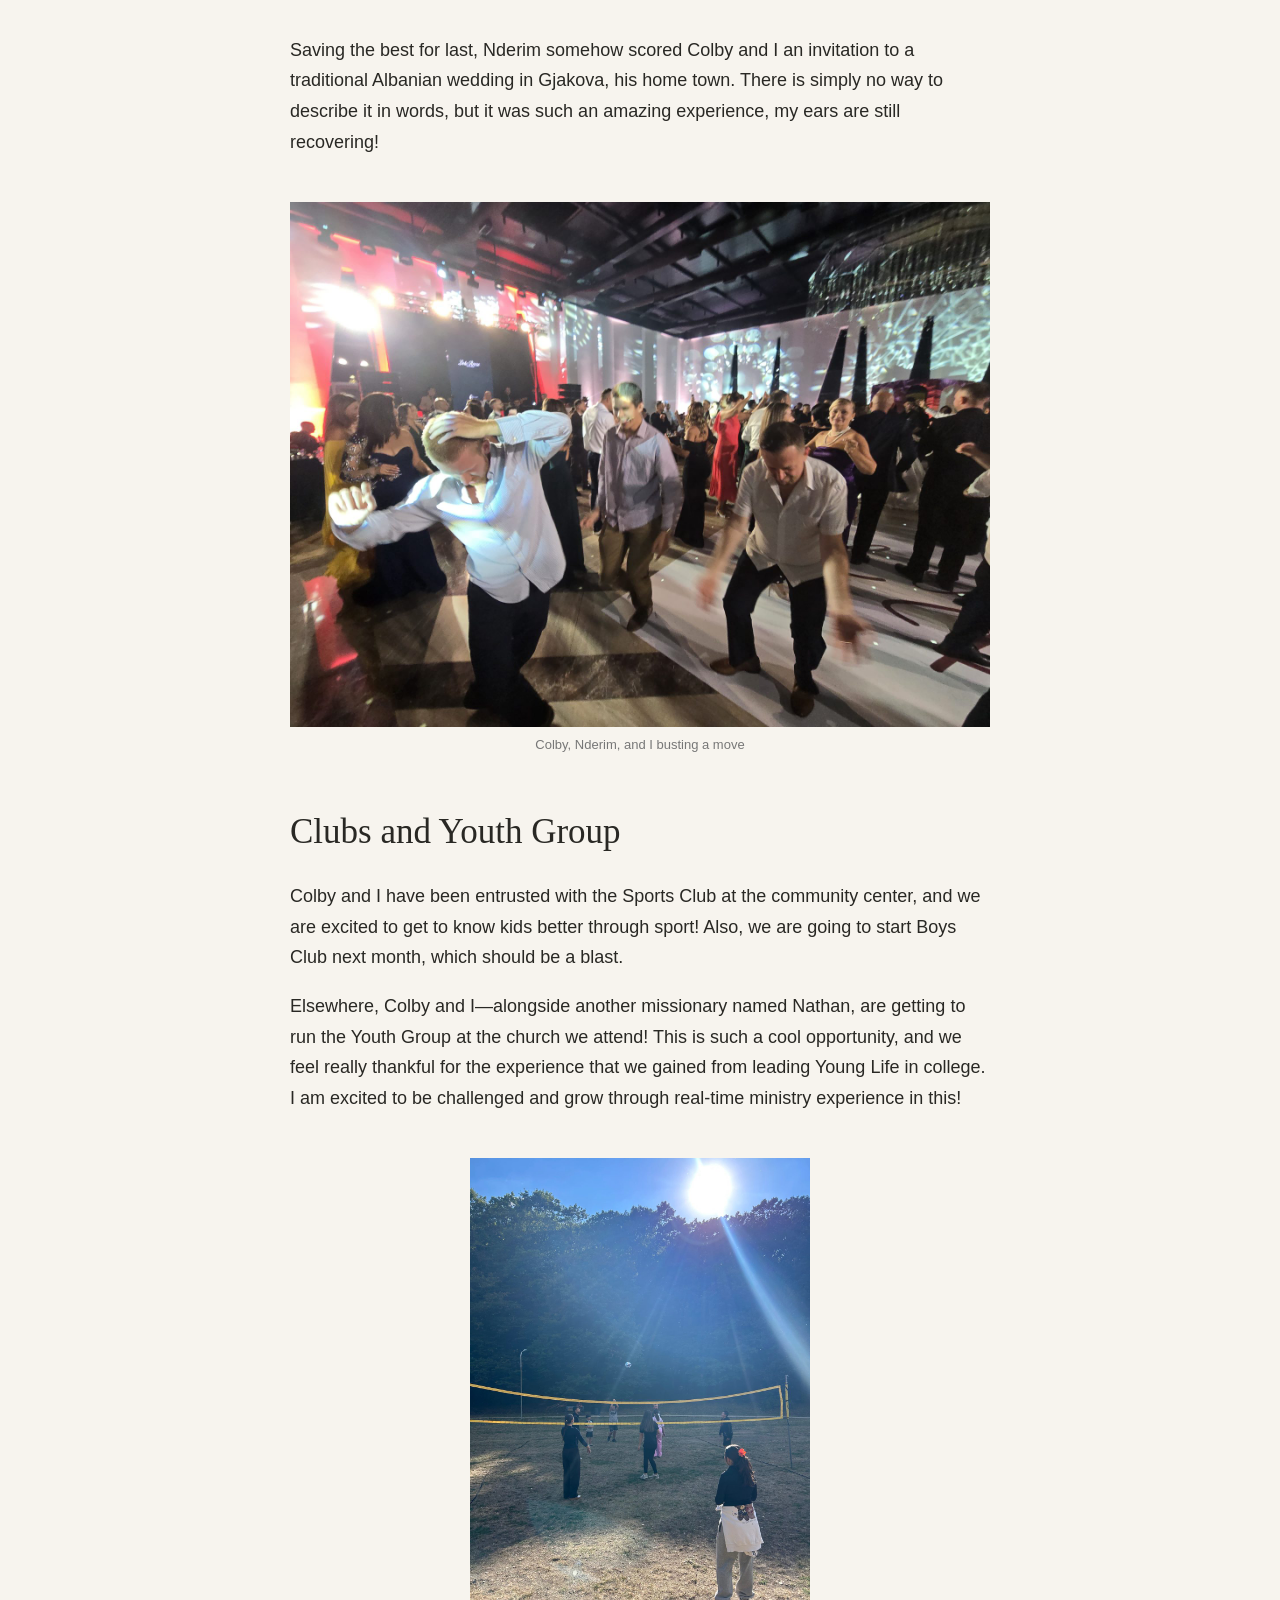
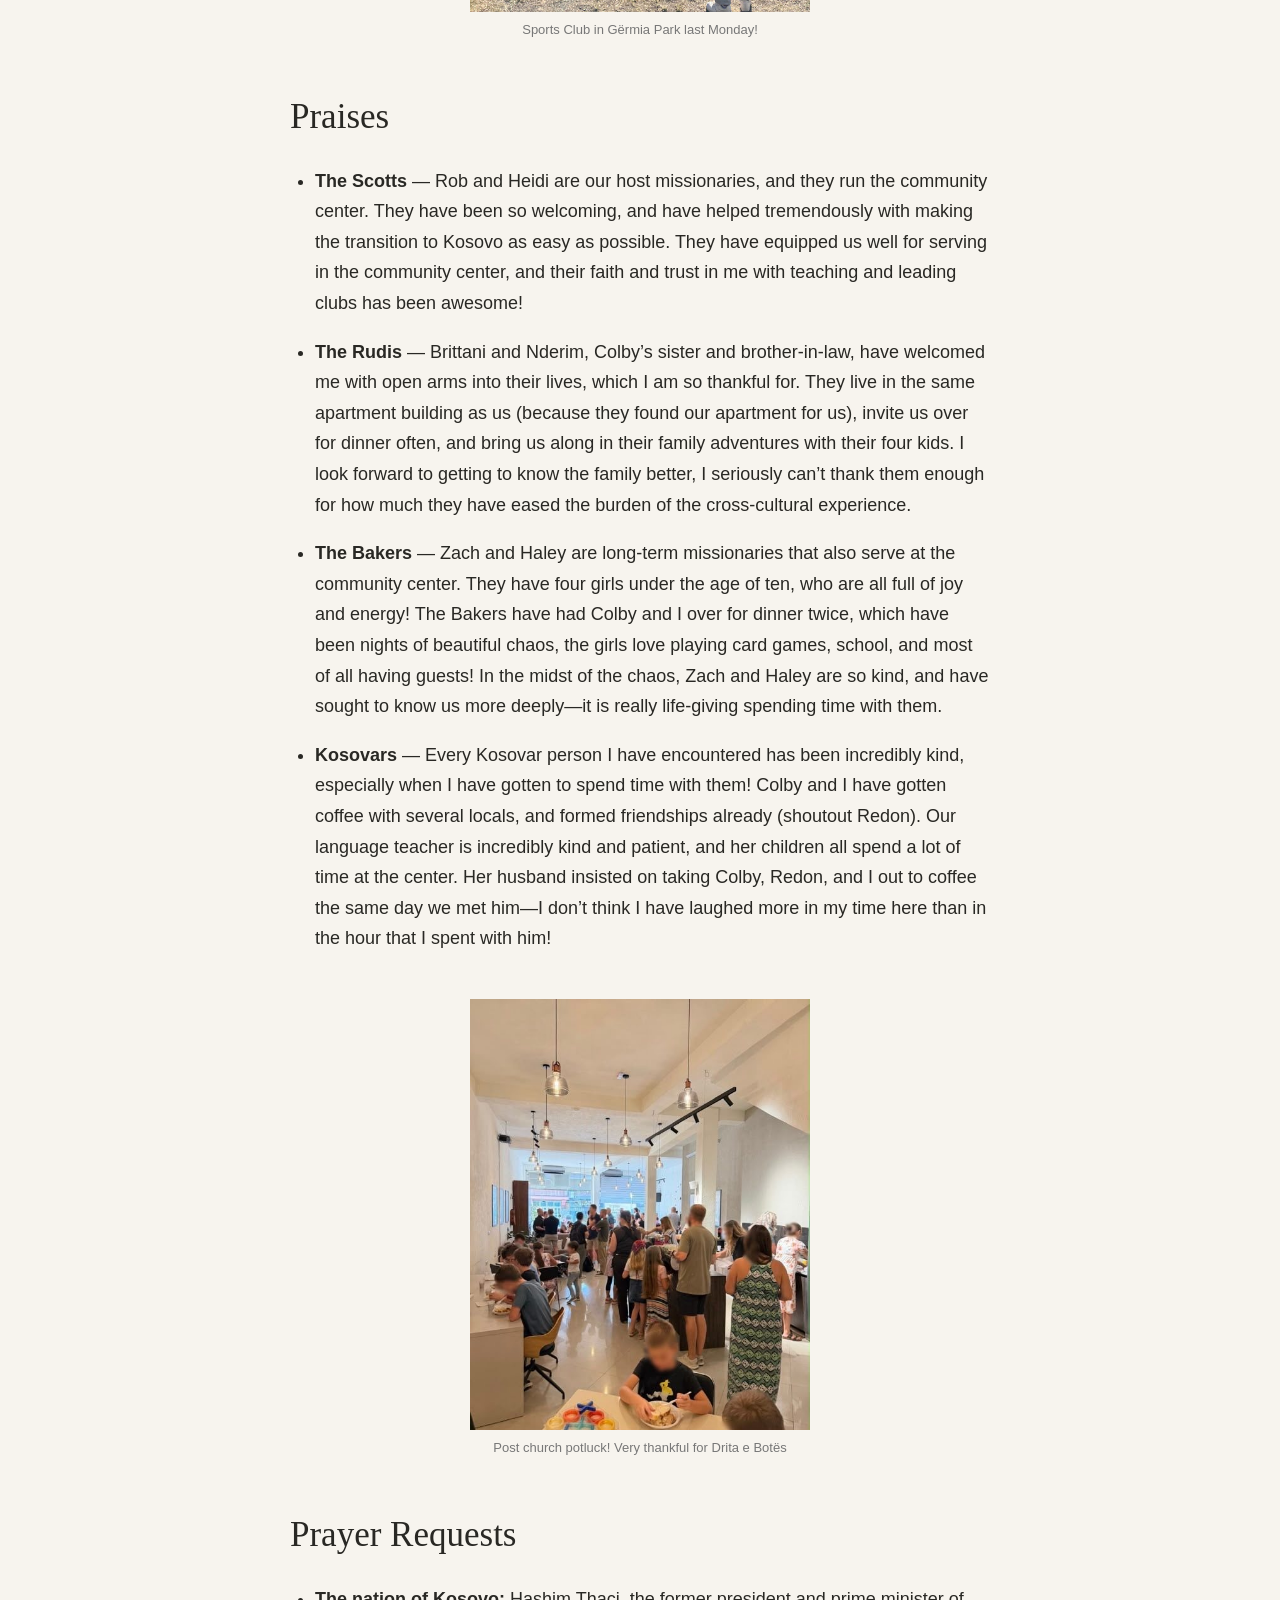
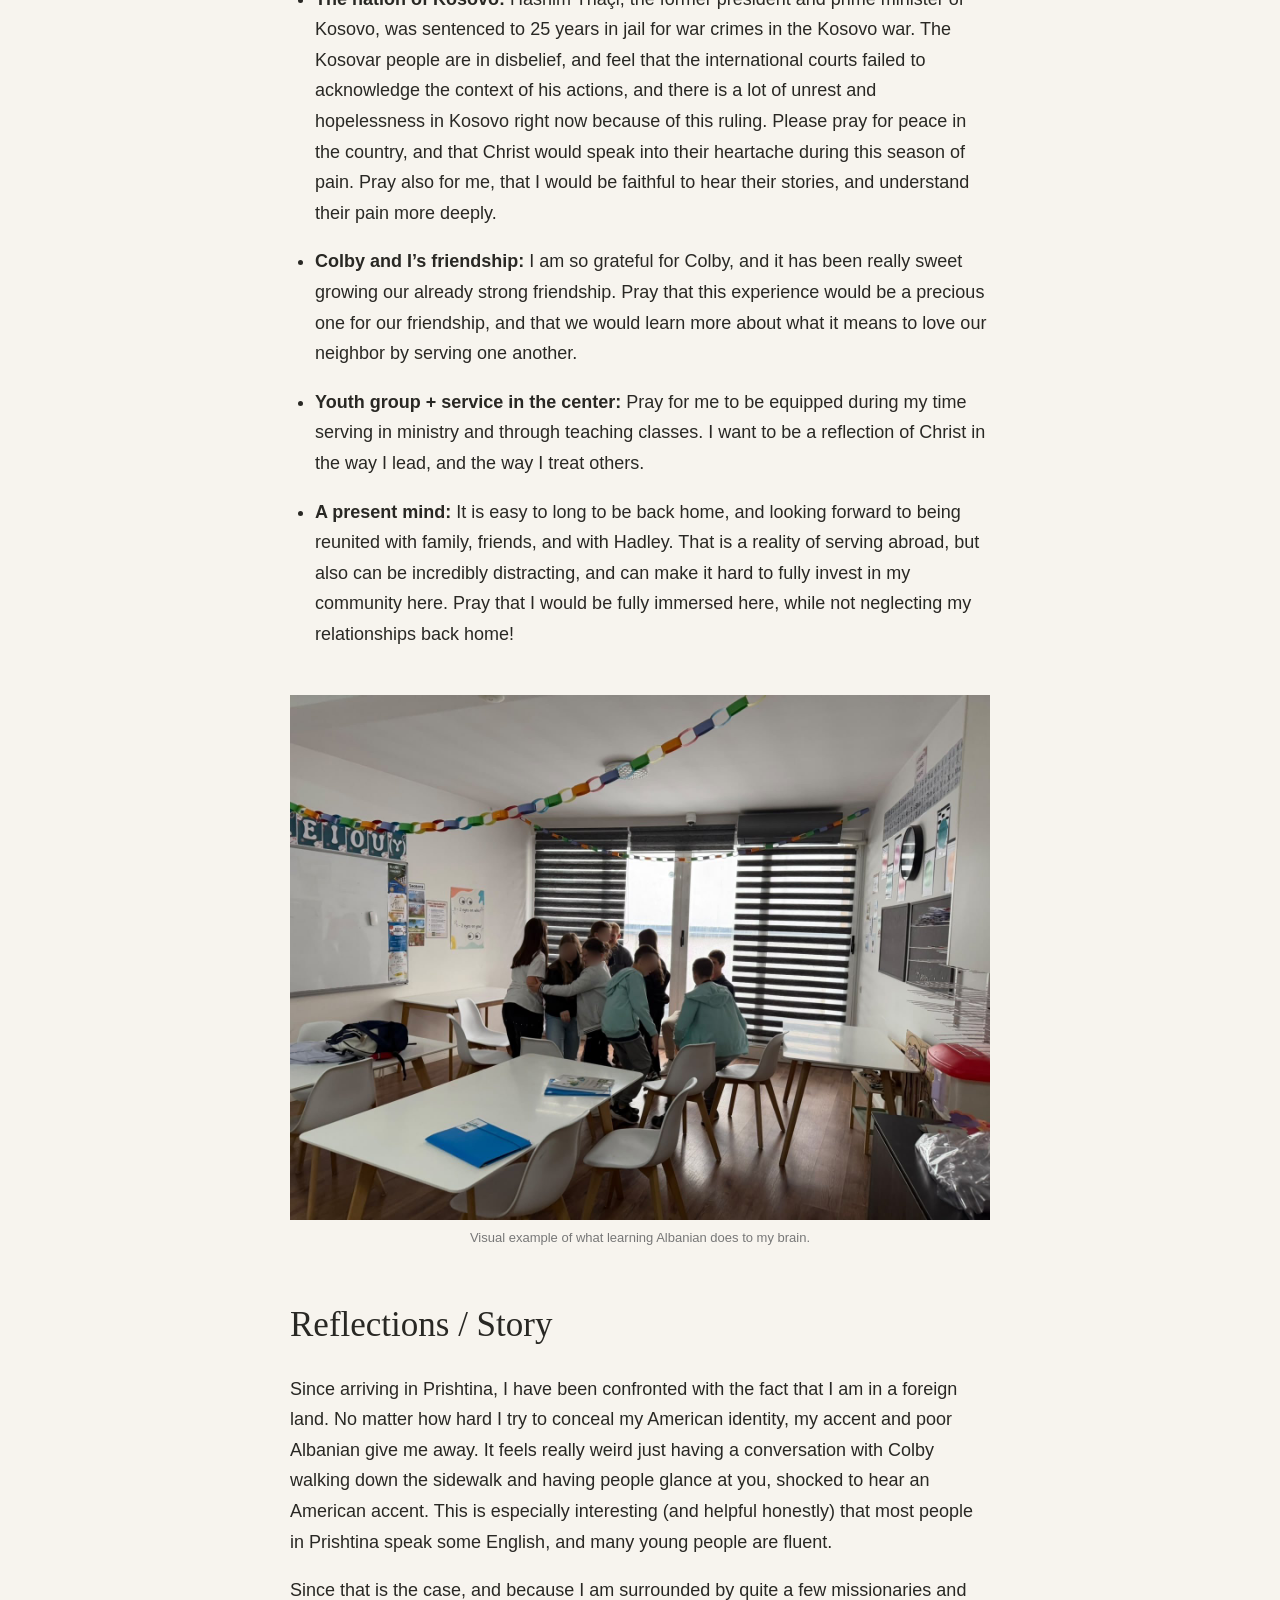
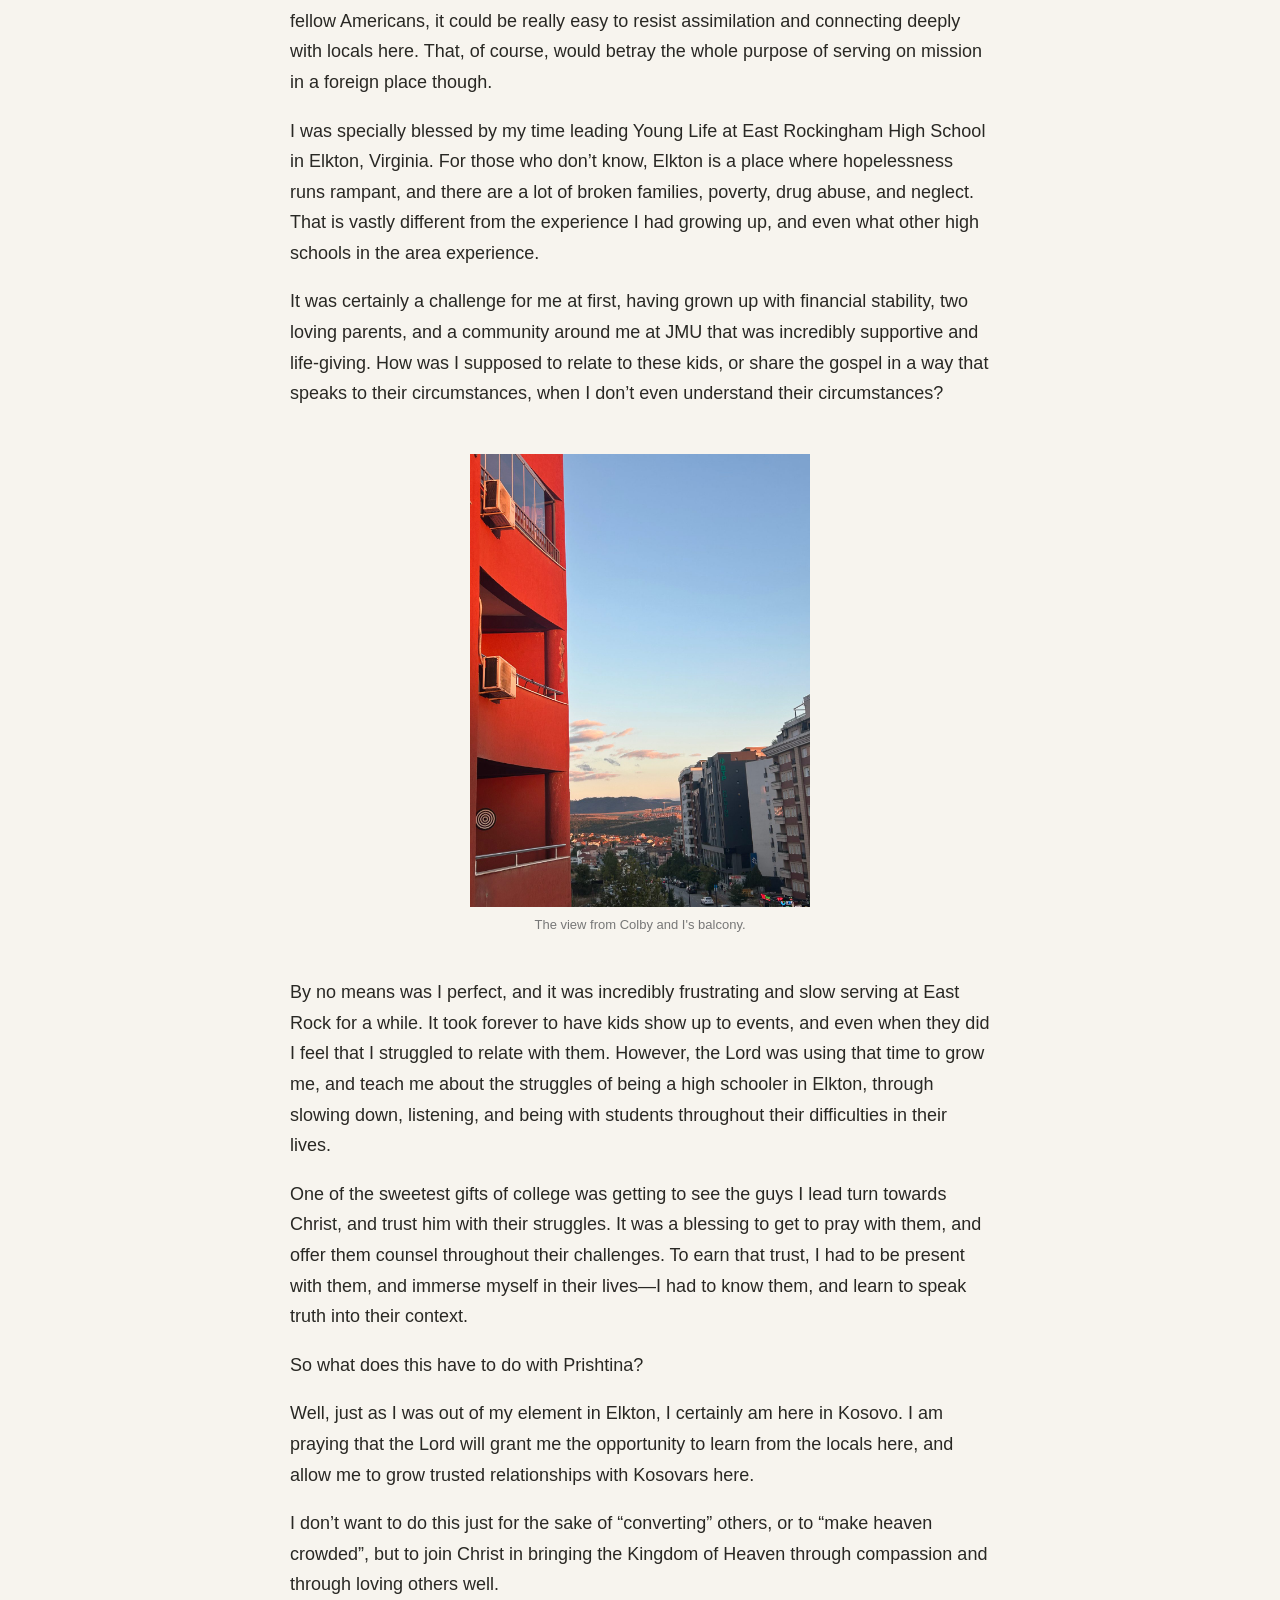
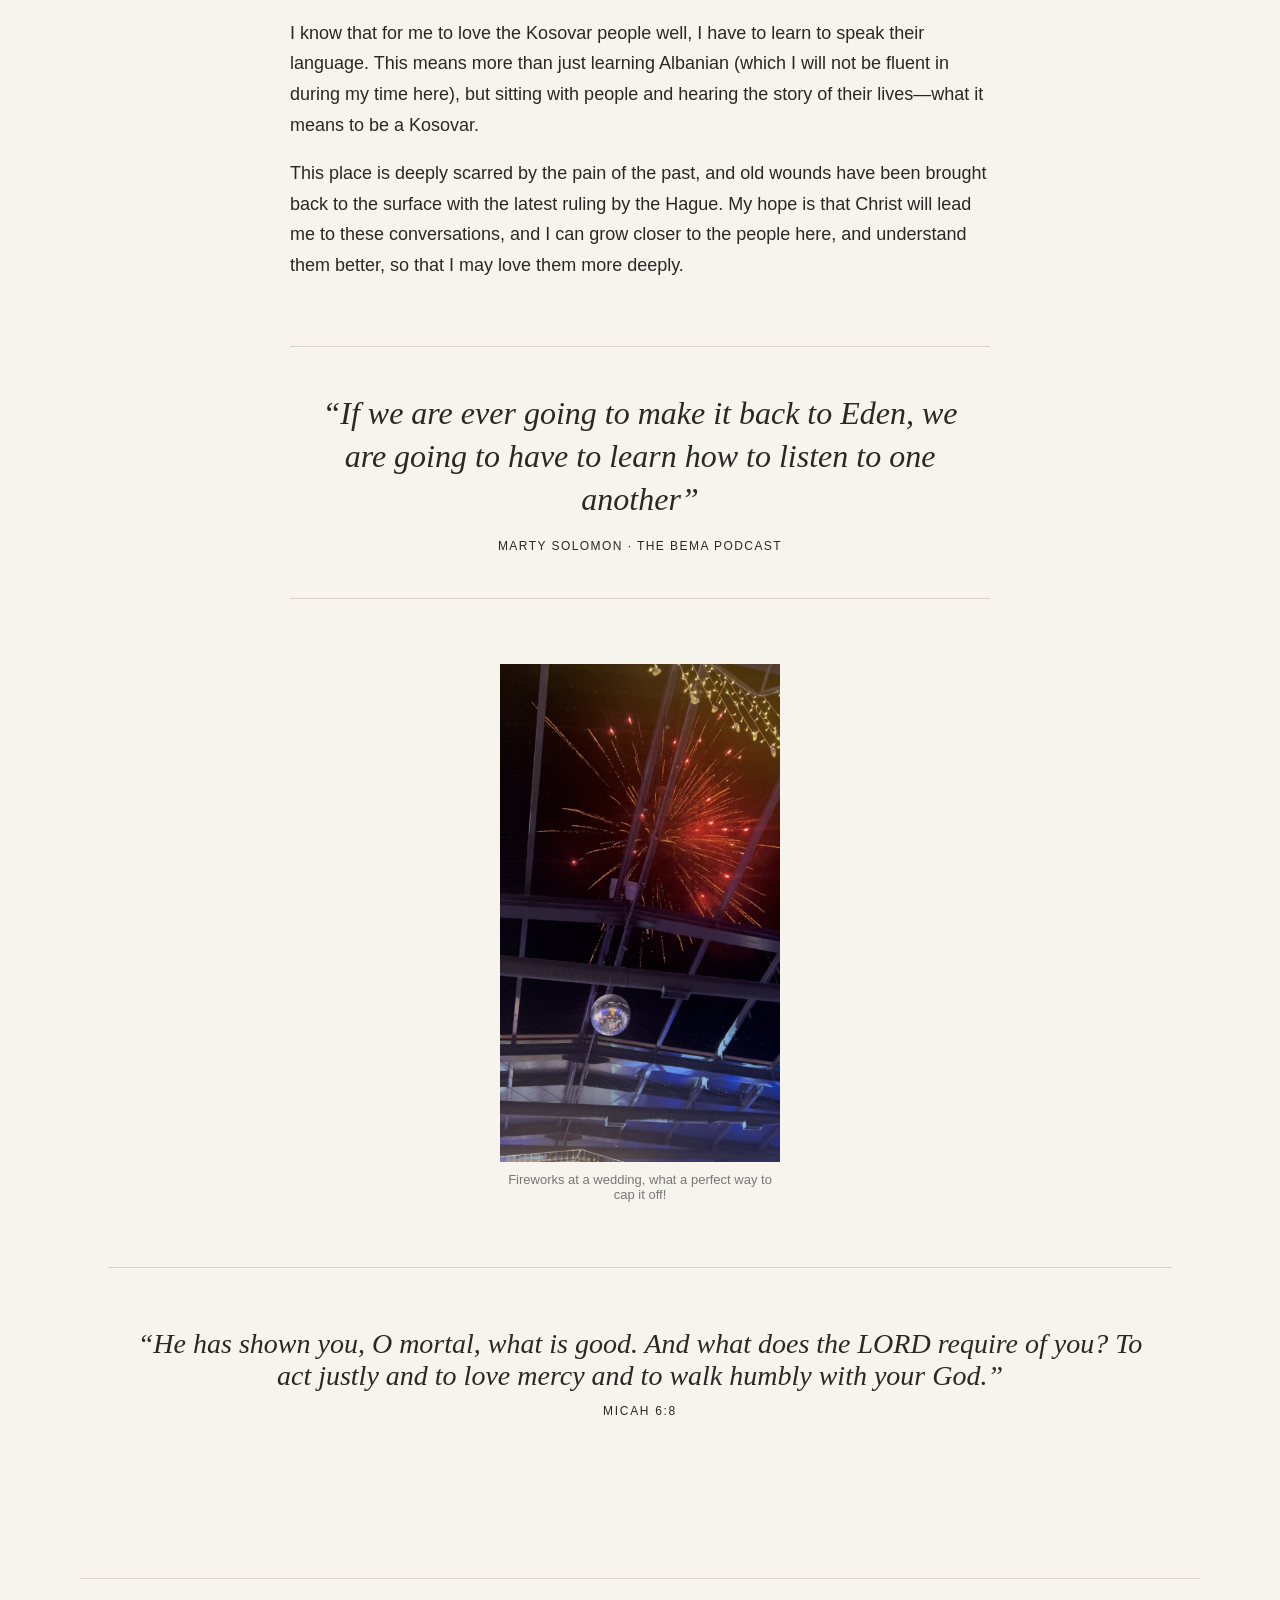
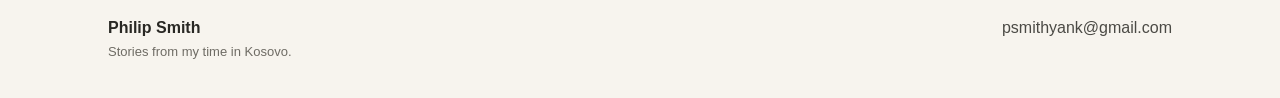
<file: posts/002.html>
<!doctype html>
<html lang="en">
<head>
  <meta charset="utf-8">
  <meta name="viewport" content="width=device-width,initial-scale=1">
  <title>Learning to Listen | Philip Smith</title>
  <meta property="og:title" content="Learning to Listen | Philip Smith">
  <meta property="og:description" content="My first month in Prishtina has been full of teaching, new relationships, cultural experiences, ministry opportunities, and learning how to listen.">
  <meta property="og:image" content="https://pjsmitty03.github.io/philipsmith.github.io/posts/images/002/01-classroom-intro.jpg">
  <meta name="twitter:card" content="summary_large_image">
  <link rel="stylesheet" href="https://pjsmitty03.github.io/philipsmith.github.io/style.css">
  <style>
    .photo { margin: 45px 0; }
    .photo.portrait { max-width: 340px; margin-left: auto; margin-right: auto; }
    .photo.portrait.narrow { max-width: 280px; }
    .photo.lead-photo { max-width: 600px; margin-left: auto; margin-right: auto; }
    .photo img { display: block; width: 100% !important; height: auto !important; max-height: none !important; min-height: 0 !important; aspect-ratio: auto !important; object-fit: contain !important; }
    .photo figcaption { margin-top: 10px; text-align: center; font: 13px "DM Sans", sans-serif; color: #777; }
    .journal-quote { margin: 65px 0; padding: 45px 25px; border-top: 1px solid #d8d2c8; border-bottom: 1px solid #d8d2c8; text-align: center; font: italic 32px/1.35 "Playfair Display", serif; }
    .journal-quote small { display: block; margin-top: 18px; font: 12px "DM Sans", sans-serif; letter-spacing: .12em; text-transform: uppercase; }
    .section-title { margin-top: 60px; }
    .prayer-list, .praise-list { padding-left: 25px; }
    .prayer-list li, .praise-list li { margin-bottom: 18px; }
    @media(max-width:600px) { .journal-quote { font-size: 26px; } }

    /* PDF / print */
    @page { margin: 0.75in; }
    @media print {
      header, footer, .back { display: none; }
      * { -webkit-print-color-adjust: exact; print-color-adjust: exact; }
      .photo, .journal-quote, .scripture, li { break-inside: avoid; }
      h1, h2 { break-after: avoid; }
      .photo { max-width: 6in; margin-left: auto; margin-right: auto; }
      .photo.portrait { max-width: 3in; }
      .photo.portrait.narrow { max-width: 2.4in; }
      .photo.lead-photo { max-width: 4.5in; }
    }
  </style>
</head>
<body>

<header>
  <div class="nav">
    <a class="brand" href="../index.html">Kosovo</a>
    <nav>
      <a href="../index.html">Home</a>
      <a href="../updates.html">Updates</a>
      <a class="active" href="../journal.html">Journal</a>
      <a href="../prayer.html">Prayer</a>
    </nav>
  </div>
</header>

<main class="post">

  <a class="back" href="../journal.html">← Back to Journal</a>
  <p class="eyebrow">JOURNAL #002 · SEPTEMBER 2026</p>
  <h1>Learning to Listen</h1>
  <p class="lead">
    My first month in Prishtina has been full of teaching, new relationships,
    cultural experiences, ministry opportunities, and learning how to listen.
  </p>

  <!-- PHOTO 1 -->
  <figure class="photo lead-photo">
    <img src="images/002/07-airport-welcome.jpg" width="1280" height="1078" alt="Colby and Philip at the Prishtina airport with a welcome sign, greeted by their host missionaries">
    <figcaption>Heidi and Rob officially welcoming us to Kosovo!</figcaption>
  </figure>

  <div class="post-body">

    <h2 class="section-title">Teaching</h2>

    <p>Within a week of arriving, Colby and I began teaching English classes to students at the center—which has been so amazing! The kids are incredibly sweet, and some of them I’m convinced are speaking English better than I was at their age. It has been really fun growing in confidence as a teacher, it has allowed me to be myself more in the classroom, and I hope has allowed the students to feel the same way!</p>

    <p>Teaching English was one of my biggest fears coming into this adventure, particularly because of the challenging experiences I had this past summer when working with a similar age group of kids! I think the Lord used this past summer to grow me in patience and capability with this age group, and I am also just so grateful for how kind these kids are! They also are such an asset for learning Albanian—they think it is so exciting that someone wants to know their language!</p>

    <!-- PHOTO 2 -->
    <figure class="photo">
      <img src="images/002/01-classroom-intro.jpg" width="1280" height="960" alt="Students in the classroom during an English lesson, with a slide reading Tell me about yourself">
      <figcaption>First day of class introductions- students were shocked to know raccoons were my favorite animal (iykyk)</figcaption>
    </figure>

    <h2 class="section-title">Cultural Experiences</h2>

    <p>To begin, it is a privilege that English is my native tongue (more on that later). Most people speak at least passable English in Prishtina, and many are fluent. That has eased the experience, because Albanian is an incredibly difficult language to learn. That being said, learning Albanian has been a super positive experience for me, my lessons have challenged my mind in new ways, and I love it.</p>

    <p>It has been interesting experiencing a majority secular, Islamic culture. A local described it as “in Kosovë we are not Christians, we are not Muslims, we are Albanians”. This distinction is helpful for understanding what makes Kosovo unique, it is a deeply ethnically proud culture, and values its history deeply. That has been fascinating to learn about, and I hope to discover more about what that means in the lived realities of Kosovars.</p>

    <p>Still, the country is majority Muslim, which has been an adjustment—Mosques are all over the city, and you can hear imams over loudspeakers, reciting the Adhan (call to prayer) pretty much any place in the city.</p>

    <!-- PHOTO 3 -->
    <figure class="photo portrait">
      <img src="images/002/03-bakery.jpg" width="1200" height="1600" alt="A baker sliding flatbreads into a brick oven at a bakery in Gjakova">
      <figcaption>Samun grill in Gjakova- one of these bad boys will run you $0.40 and a full stomach</figcaption>
    </figure>

    <p>Saving the best for last, Nderim somehow scored Colby and I an invitation to a traditional Albanian wedding in Gjakova, his home town. There is simply no way to describe it in words, but it was such an amazing experience, my ears are still recovering!</p>

    <!-- PHOTO 4 -->
    <figure class="photo">
      <img src="images/002/05-wedding.jpg" width="1600" height="1200" alt="Guests dancing at a traditional Albanian wedding in Gjakova">
      <figcaption>Colby, Nderim, and I busting a move</figcaption>
    </figure>

    <h2 class="section-title">Clubs and Youth Group</h2>

    <p>Colby and I have been entrusted with the Sports Club at the community center, and we are excited to get to know kids better through sport! Also, we are going to start Boys Club next month, which should be a blast.</p>

    <p>Elsewhere, Colby and I—alongside another missionary named Nathan, are getting to run the Youth Group at the church we attend! This is such a cool opportunity, and we feel really thankful for the experience that we gained from leading Young Life in college. I am excited to be challenged and grow through real-time ministry experience in this!</p>

    <!-- PHOTO 5 -->
    <figure class="photo portrait">
      <img src="images/002/04-volleyball.jpg" width="1200" height="1600" alt="Kids playing volleyball outdoors in the late afternoon sun">
      <figcaption>Sports Club in Gërmia Park last Monday!</figcaption>
    </figure>

    <h2 class="section-title">Praises</h2>

    <ul class="praise-list">
      <li><strong>The Scotts</strong> — Rob and Heidi are our host missionaries, and they run the community center. They have been so welcoming, and have helped tremendously with making the transition to Kosovo as easy as possible. They have equipped us well for serving in the community center, and their faith and trust in me with teaching and leading clubs has been awesome!</li>
      <li><strong>The Rudis</strong> — Brittani and Nderim, Colby’s sister and brother-in-law, have welcomed me with open arms into their lives, which I am so thankful for. They live in the same apartment building as us (because they found our apartment for us), invite us over for dinner often, and bring us along in their family adventures with their four kids. I look forward to getting to know the family better, I seriously can’t thank them enough for how much they have eased the burden of the cross-cultural experience.</li>
      <li><strong>The Bakers</strong> — Zach and Haley are long-term missionaries that also serve at the community center. They have four girls under the age of ten, who are all full of joy and energy! The Bakers have had Colby and I over for dinner twice, which have been nights of beautiful chaos, the girls love playing card games, school, and most of all having guests! In the midst of the chaos, Zach and Haley are so kind, and have sought to know us more deeply—it is really life-giving spending time with them.</li>
      <li><strong>Kosovars</strong> — Every Kosovar person I have encountered has been incredibly kind, especially when I have gotten to spend time with them! Colby and I have gotten coffee with several locals, and formed friendships already (shoutout Redon). Our language teacher is incredibly kind and patient, and her children all spend a lot of time at the center. Her husband insisted on taking Colby, Redon, and I out to coffee the same day we met him—I don’t think I have laughed more in my time here than in the hour that I spent with him!</li>
    </ul>

    <!-- PHOTO 6 -->
    <figure class="photo portrait">
      <img src="images/002/02-community-meal.jpg" width="540" height="684" alt="A crowded community meal with kids and adults gathered around tables">
      <figcaption>Post church potluck! Very thankful for Drita e Botës</figcaption>
    </figure>

    <h2 class="section-title">Prayer Requests</h2>

    <ul class="prayer-list">
      <li><strong>The nation of Kosovo:</strong> Hashim Thaçi, the former president and prime minister of Kosovo, was sentenced to 25 years in jail for war crimes in the Kosovo war. The Kosovar people are in disbelief, and feel that the international courts failed to acknowledge the context of his actions, and there is a lot of unrest and hopelessness in Kosovo right now because of this ruling. Please pray for peace in the country, and that Christ would speak into their heartache during this season of pain. Pray also for me, that I would be faithful to hear their stories, and understand their pain more deeply.</li>
      <li><strong>Colby and I’s friendship:</strong> I am so grateful for Colby, and it has been really sweet growing our already strong friendship. Pray that this experience would be a precious one for our friendship, and that we would learn more about what it means to love our neighbor by serving one another.</li>
      <li><strong>Youth group + service in the center:</strong> Pray for me to be equipped during my time serving in ministry and through teaching classes. I want to be a reflection of Christ in the way I lead, and the way I treat others.</li>
      <li><strong>A present mind:</strong> It is easy to long to be back home, and looking forward to being reunited with family, friends, and with Hadley. That is a reality of serving abroad, but also can be incredibly distracting, and can make it hard to fully invest in my community here. Pray that I would be fully immersed here, while not neglecting my relationships back home!</li>
    </ul>

    <!-- PHOTO 7 -->
    <figure class="photo">
      <img src="images/002/06-classroom-group.jpg" width="1600" height="1200" alt="A group of students gathered together in the classroom">
      <figcaption>Visual example of what learning Albanian does to my brain.</figcaption>
    </figure>

    <h2 class="section-title">Reflections / Story</h2>

    <p>Since arriving in Prishtina, I have been confronted with the fact that I am in a foreign land. No matter how hard I try to conceal my American identity, my accent and poor Albanian give me away. It feels really weird just having a conversation with Colby walking down the sidewalk and having people glance at you, shocked to hear an American accent. This is especially interesting (and helpful honestly) that most people in Prishtina speak some English, and many young people are fluent.</p>

    <p>Since that is the case, and because I am surrounded by quite a few missionaries and fellow Americans, it could be really easy to resist assimilation and connecting deeply with locals here. That, of course, would betray the whole purpose of serving on mission in a foreign place though.</p>

    <p>I was specially blessed by my time leading Young Life at East Rockingham High School in Elkton, Virginia. For those who don’t know, Elkton is a place where hopelessness runs rampant, and there are a lot of broken families, poverty, drug abuse, and neglect. That is vastly different from the experience I had growing up, and even what other high schools in the area experience.</p>

    <p>It was certainly a challenge for me at first, having grown up with financial stability, two loving parents, and a community around me at JMU that was incredibly supportive and life-giving. How was I supposed to relate to these kids, or share the gospel in a way that speaks to their circumstances, when I don’t even understand their circumstances?</p>

    <!-- PHOTO 8 -->
    <figure class="photo portrait">
      <img src="images/002/08-prishtina-sunset.jpg" width="1200" height="1600" alt="Evening light on a red apartment building overlooking Prishtina">
      <figcaption>The view from Colby and I's balcony.</figcaption>
    </figure>

    <p>By no means was I perfect, and it was incredibly frustrating and slow serving at East Rock for a while. It took forever to have kids show up to events, and even when they did I feel that I struggled to relate with them. However, the Lord was using that time to grow me, and teach me about the struggles of being a high schooler in Elkton, through slowing down, listening, and being with students throughout their difficulties in their lives.</p>

    <p>One of the sweetest gifts of college was getting to see the guys I lead turn towards Christ, and trust him with their struggles. It was a blessing to get to pray with them, and offer them counsel throughout their challenges. To earn that trust, I had to be present with them, and immerse myself in their lives—I had to know them, and learn to speak truth into their context.</p>

    <p>So what does this have to do with Prishtina?</p>

    <p>Well, just as I was out of my element in Elkton, I certainly am here in Kosovo. I am praying that the Lord will grant me the opportunity to learn from the locals here, and allow me to grow trusted relationships with Kosovars here.</p>

    <p>I don’t want to do this just for the sake of “converting” others, or to “make heaven crowded”, but to join Christ in bringing the Kingdom of Heaven through compassion and through loving others well.</p>

    <p>I know that for me to love the Kosovar people well, I have to learn to speak their language. This means more than just learning Albanian (which I will not be fluent in during my time here), but sitting with people and hearing the story of their lives—what it means to be a Kosovar.</p>

    <p>This place is deeply scarred by the pain of the past, and old wounds have been brought back to the surface with the latest ruling by the Hague. My hope is that Christ will lead me to these conversations, and I can grow closer to the people here, and understand them better, so that I may love them more deeply.</p>

    <div class="journal-quote">
      “If we are ever going to make it back to Eden,
      we are going to have to learn how to listen
      to one another”
      <small>Marty Solomon · The Bema Podcast</small>
    </div>

    <!-- PHOTO 9 -->
    <figure class="photo portrait narrow">
      <img src="images/002/09-fireworks.jpg" width="900" height="1600" alt="Fireworks and a disco ball seen through the steel ceiling beams at the wedding venue">
      <figcaption>Fireworks at a wedding, what a perfect way to cap it off!</figcaption>
    </figure>

  </div>

  <div class="scripture">
    “He has shown you, O mortal, what is good.
    And what does the LORD require of you?
    To act justly and to love mercy and to walk humbly with your God.”
    <small>Micah 6:8</small>
  </div>

</main>

<footer>
  <div>
    <strong>Philip Smith</strong>
    <span>Stories from my time in Kosovo.</span>
  </div>
  <a href="mailto:psmithyank@gmail.com">psmithyank@gmail.com</a>
</footer>

</body>
</html>
</file>
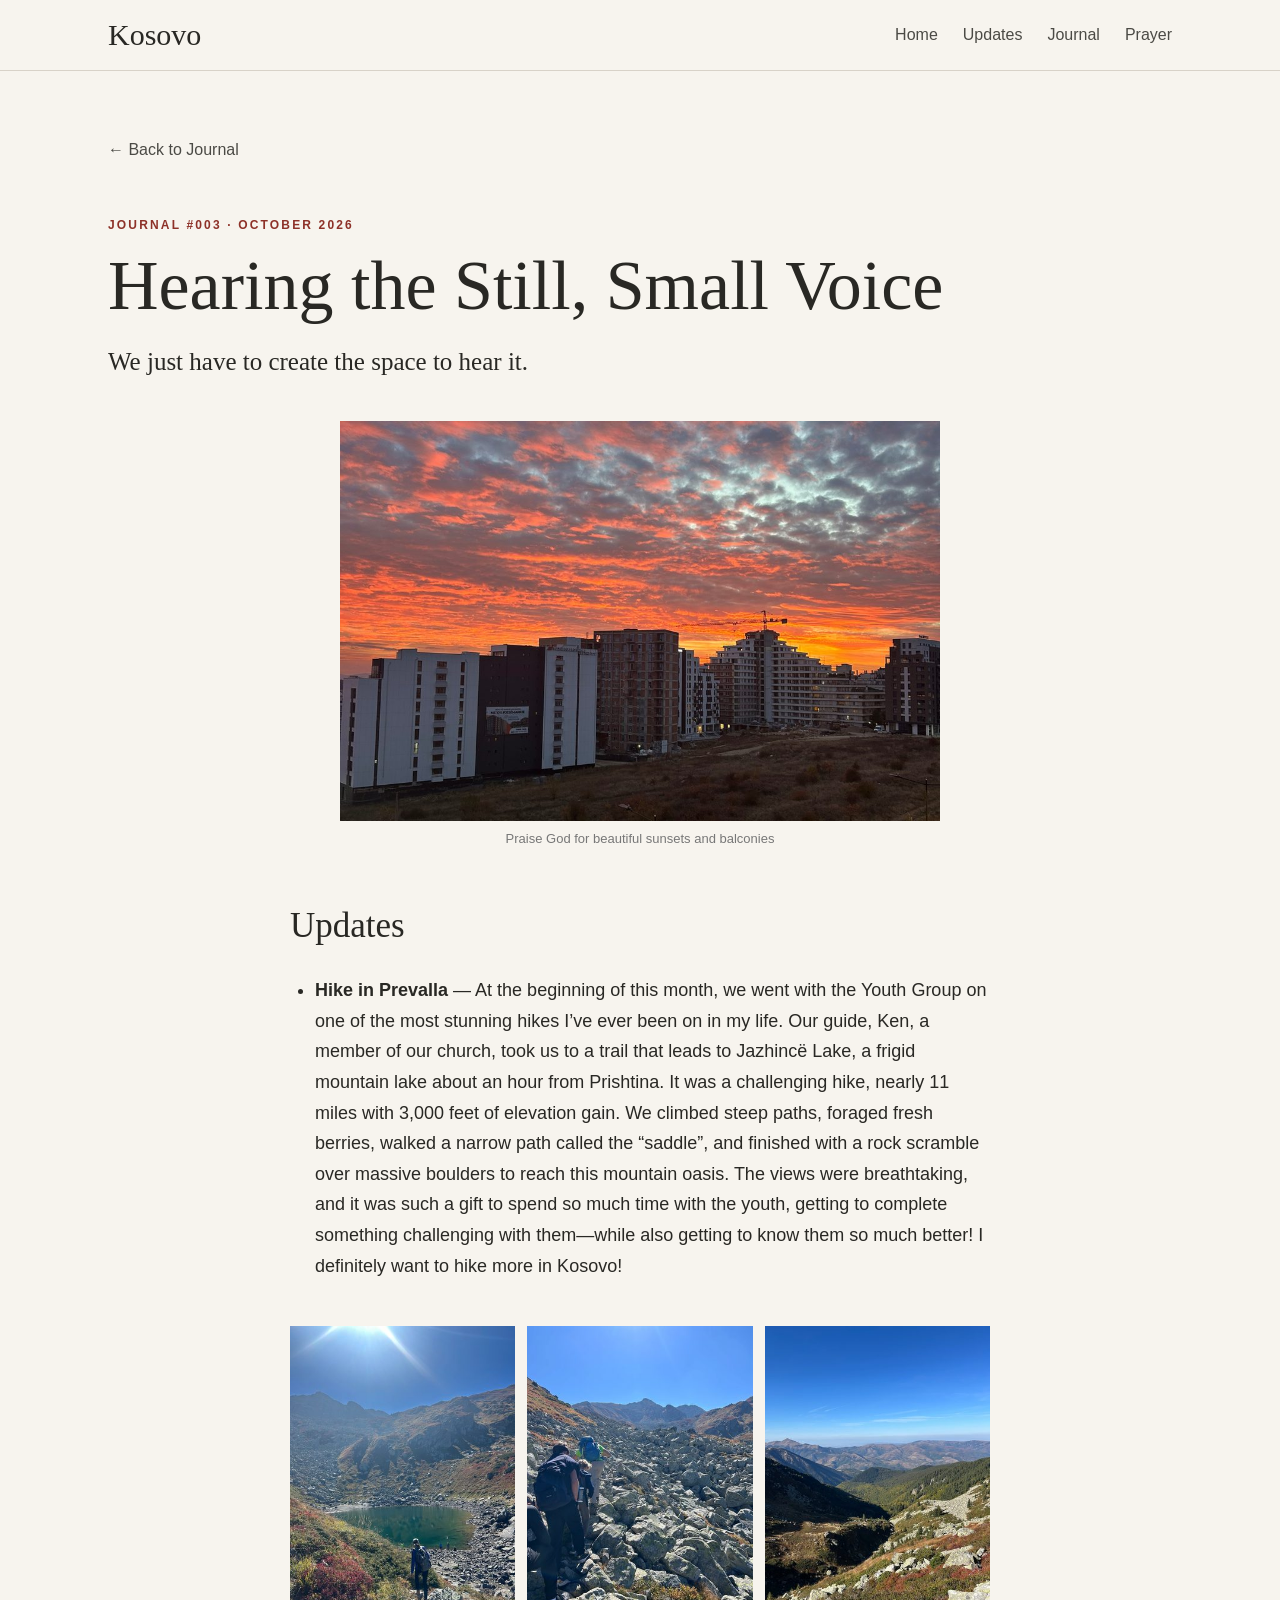
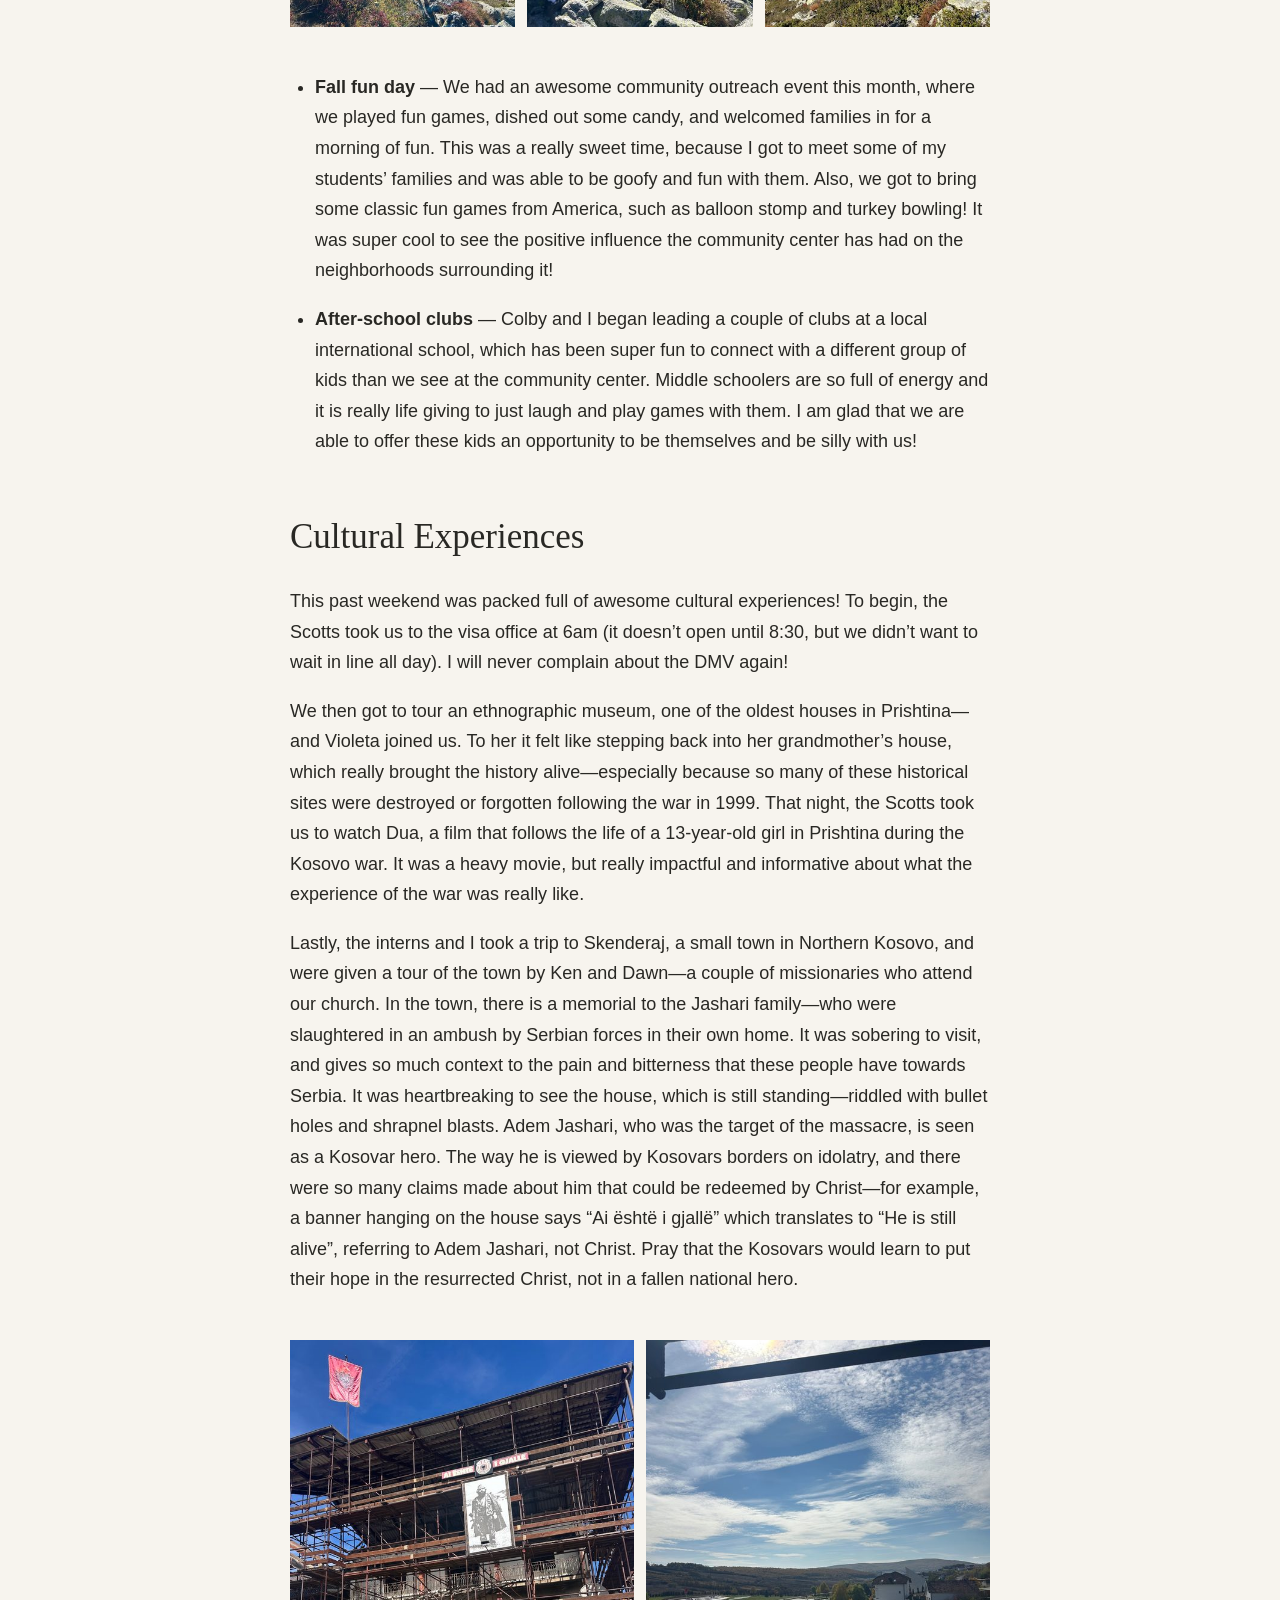
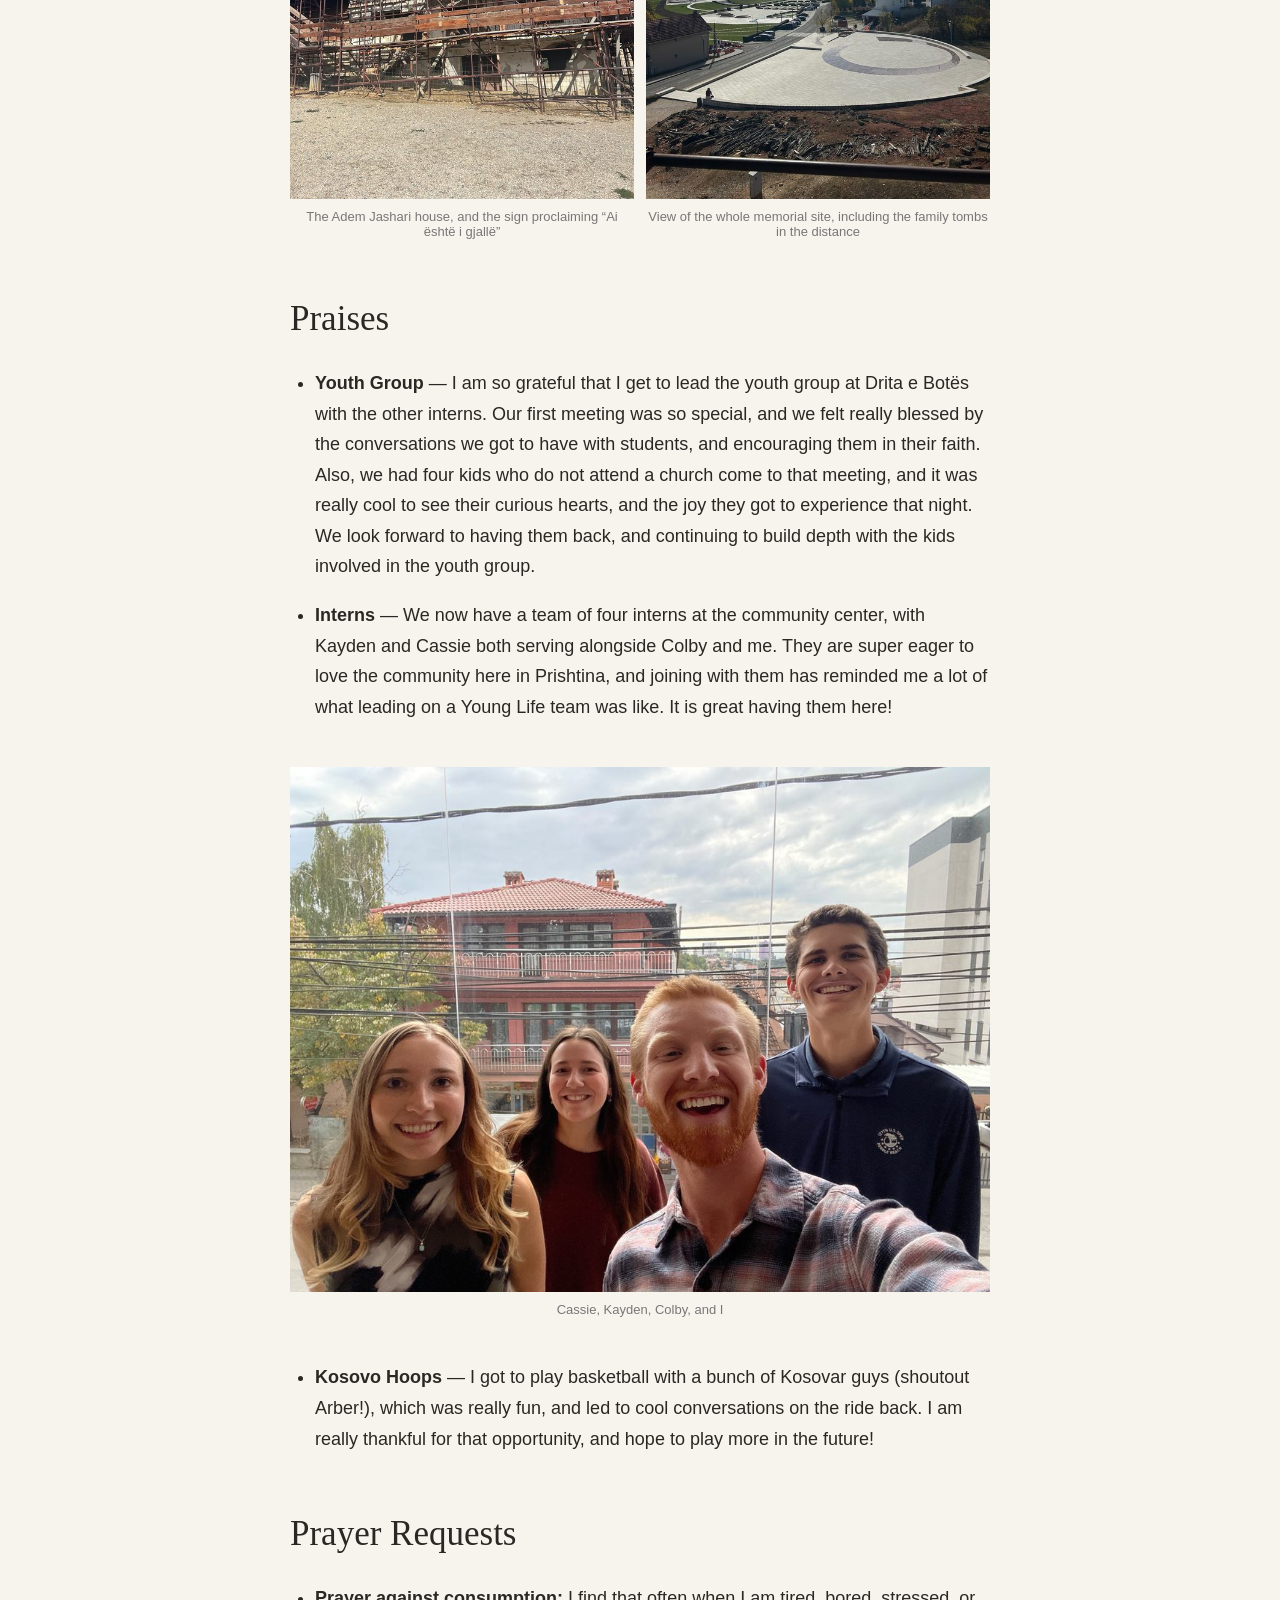
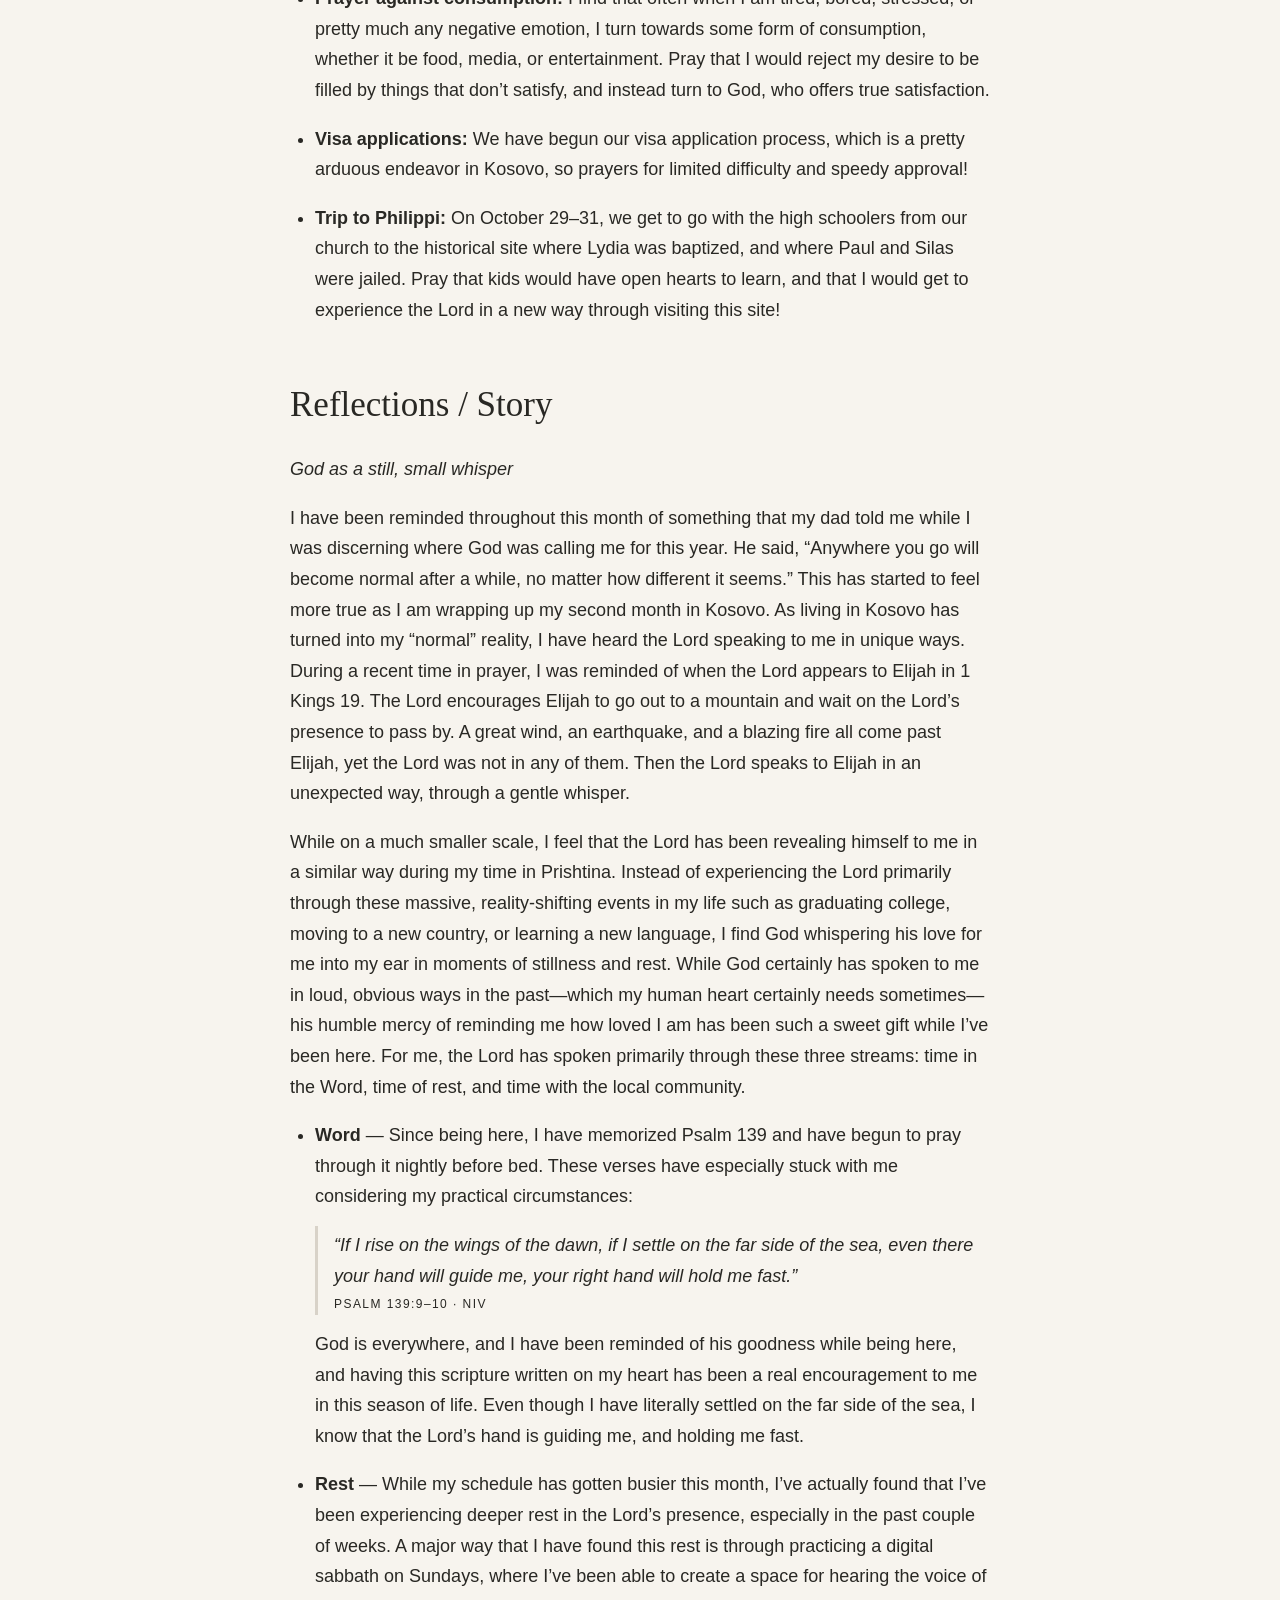
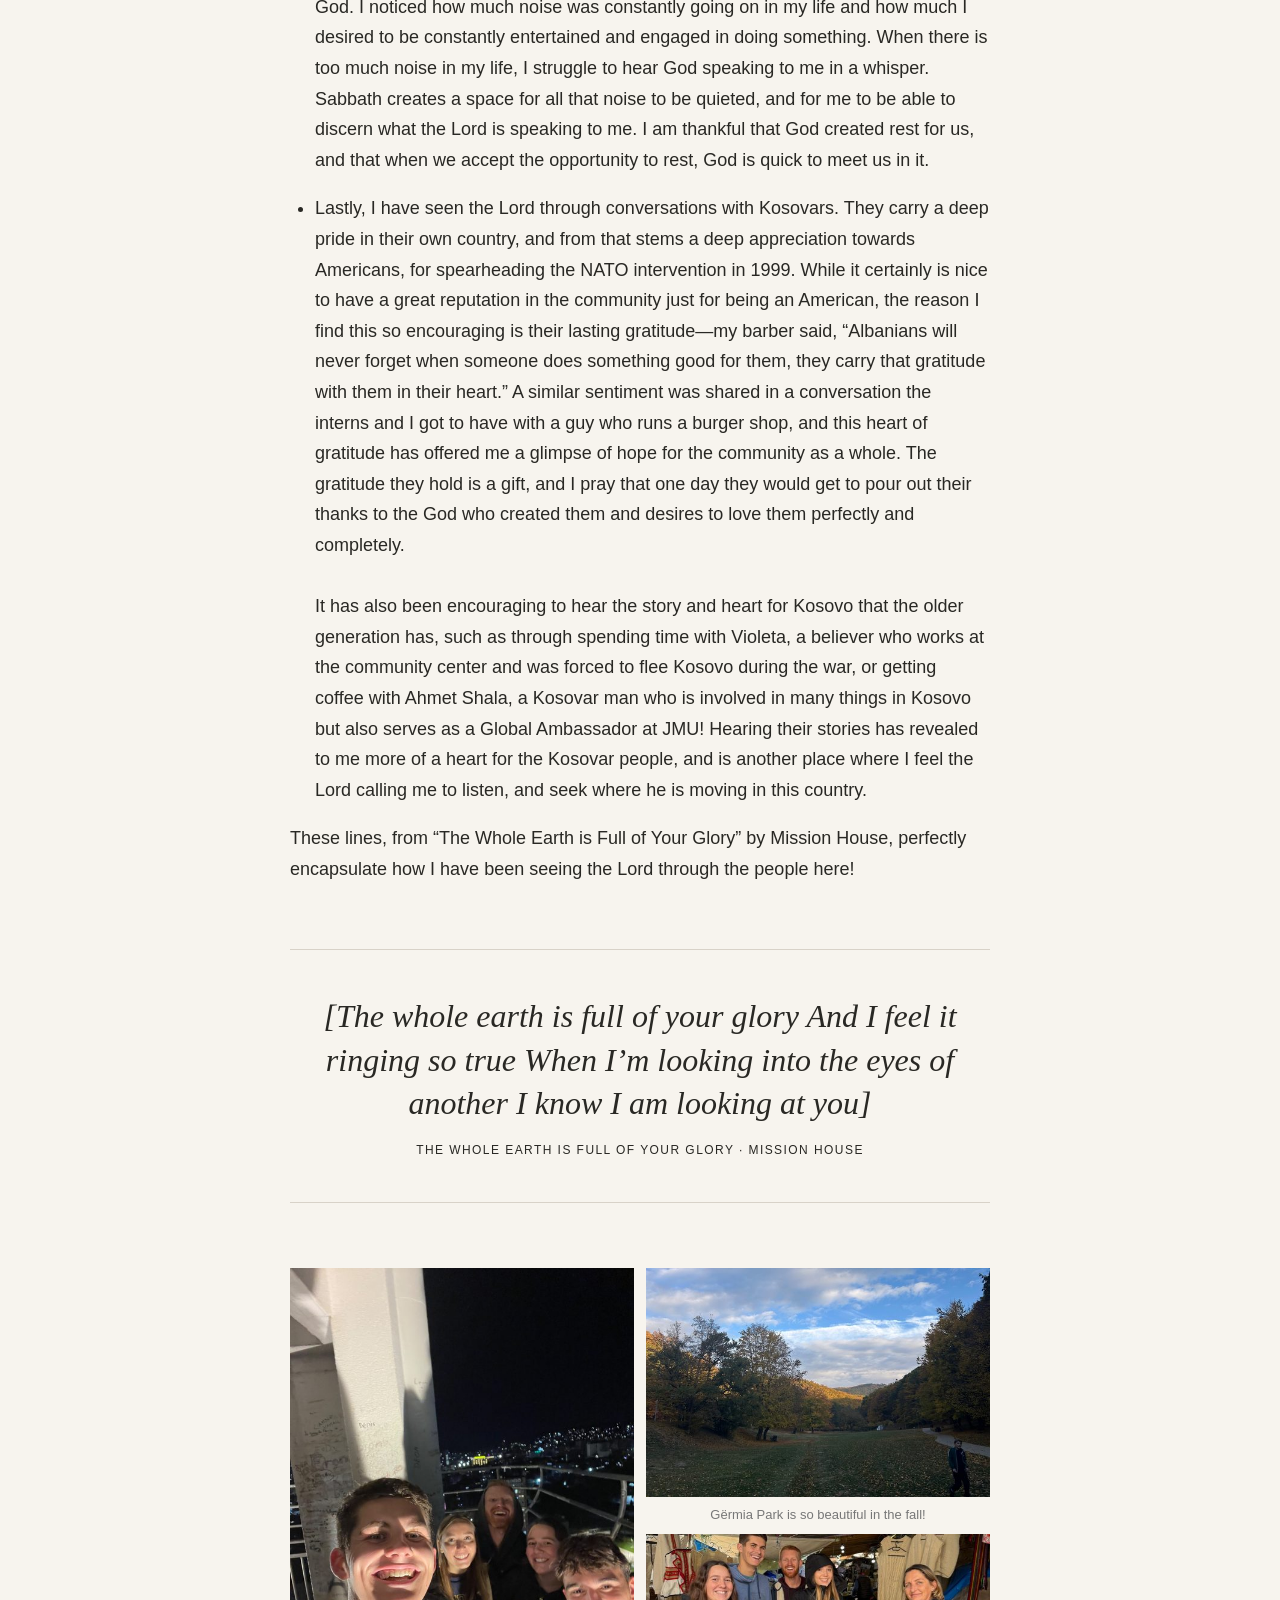
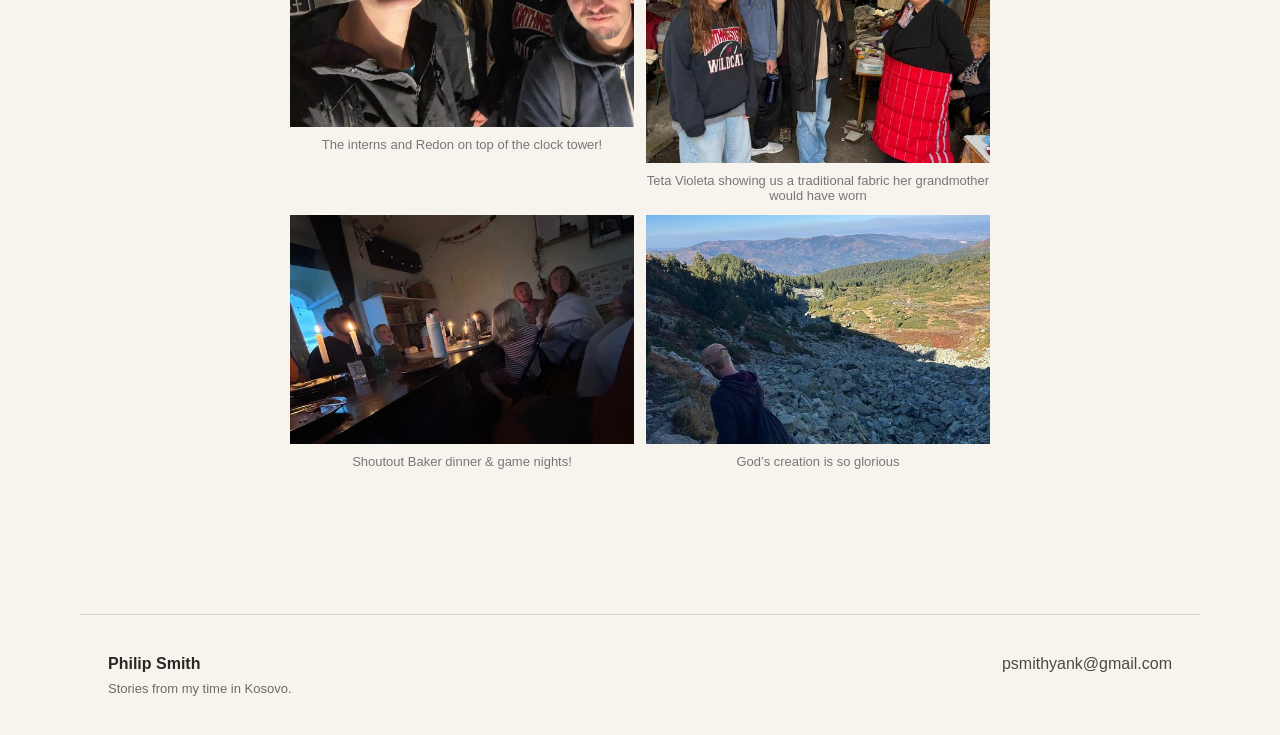
<file: posts/003.html>
<!doctype html>
<html lang="en">
<head>
  <meta charset="utf-8">
  <meta name="viewport" content="width=device-width,initial-scale=1">
  <title>Hearing the Still, Small Voice | Philip Smith</title>
  <meta property="og:title" content="Hearing the Still, Small Voice | Philip Smith">
  <meta property="og:description" content="A hike to Jazhincë Lake, community events, cultural experiences, and learning to hear God in the quiet. We just have to create the space to hear it.">
  <meta property="og:image" content="https://pjsmitty03.github.io/philipsmith.github.io/posts/images/003/01-sunrise-clouds.jpg">
  <meta name="twitter:card" content="summary_large_image">
  <link rel="stylesheet" href="https://pjsmitty03.github.io/philipsmith.github.io/style.css">
  <style>
    .photo { margin: 45px 0; }
    .photo.lead-photo { max-width: 600px; margin-left: auto; margin-right: auto; }
    .photo img { display: block; width: 100% !important; height: auto !important; max-height: none !important; min-height: 0 !important; aspect-ratio: auto !important; object-fit: contain !important; }
    .photo figcaption { margin-top: 10px; text-align: center; font: 13px "DM Sans", sans-serif; color: #777; }
    .photo-row { display: grid; gap: 12px; margin: 45px 0; align-items: start; }
    .photo-row.cols-3 { grid-template-columns: repeat(3, 1fr); }
    .photo-row.cols-2 { grid-template-columns: repeat(2, 1fr); }
    .photo-row .photo { margin: 0; }
    .collage { display: grid; grid-template-columns: 1fr 1fr; gap: 12px; margin: 45px 0; align-items: start; }
    .collage .photo { margin: 0; }
    .collage .photo:first-child { grid-row: span 2; }
    .verse { margin: 14px 0; padding: 4px 0 4px 16px; border-left: 3px solid #d8d2c8; font-style: italic; }
    .verse small { display: block; margin-top: 6px; font: 12px "DM Sans", sans-serif; letter-spacing: .12em; text-transform: uppercase; font-style: normal; }
    .journal-quote { margin: 65px 0; padding: 45px 25px; border-top: 1px solid #d8d2c8; border-bottom: 1px solid #d8d2c8; text-align: center; font: italic 32px/1.35 "Playfair Display", serif; }
    .journal-quote small { display: block; margin-top: 18px; font: 12px "DM Sans", sans-serif; letter-spacing: .12em; text-transform: uppercase; }
    .section-title { margin-top: 60px; }
    .prayer-list, .praise-list { padding-left: 25px; }
    .prayer-list li, .praise-list li { margin-bottom: 18px; }
    @media(max-width:600px) { .journal-quote { font-size: 26px; } .photo-row, .collage { gap: 8px; } }

    /* PDF / print */
    @page { margin: 0.75in; }
    @media print {
      header, footer, .back { display: none; }
      * { -webkit-print-color-adjust: exact; print-color-adjust: exact; }
      .photo, .journal-quote, .scripture, li { break-inside: avoid; }
      h1, h2 { break-after: avoid; }
      .photo { max-width: 6in; margin-left: auto; margin-right: auto; }
      .photo-row .photo, .collage .photo { max-width: none; }
      .photo.lead-photo { max-width: 4.5in; }
    }
  </style>
</head>
<body>

<header>
  <div class="nav">
    <a class="brand" href="../index.html">Kosovo</a>
    <nav>
      <a href="../index.html">Home</a>
      <a href="../updates.html">Updates</a>
      <a class="active" href="../journal.html">Journal</a>
      <a href="../prayer.html">Prayer</a>
    </nav>
  </div>
</header>

<main class="post">

  <a class="back" href="../journal.html">← Back to Journal</a>
  <p class="eyebrow">JOURNAL #003 · OCTOBER 2026</p>
  <h1>Hearing the Still, Small Voice</h1>
  <p class="lead">We just have to create the space to hear it.</p>

  <figure class="photo lead-photo">
      <img src="images/003/01-sunrise-clouds.jpg" width="960" height="640" alt="Fiery orange and pink clouds over apartment buildings in Prishtina">
      <figcaption>Praise God for beautiful sunsets and balconies</figcaption>
    </figure>

  <div class="post-body">

    <h2 class="section-title">Updates</h2>

    <ul class="praise-list">
      <li><strong>Hike in Prevalla</strong> — At the beginning of this month, we went with the Youth Group on one of the most stunning hikes I’ve ever been on in my life. Our guide, Ken, a member of our church, took us to a trail that leads to Jazhincë Lake, a frigid mountain lake about an hour from Prishtina. It was a challenging hike, nearly 11 miles with 3,000 feet of elevation gain. We climbed steep paths, foraged fresh berries, walked a narrow path called the “saddle”, and finished with a rock scramble over massive boulders to reach this mountain oasis. The views were breathtaking, and it was such a gift to spend so much time with the youth, getting to complete something challenging with them—while also getting to know them so much better! I definitely want to hike more in Kosovo!</li>
    </ul>

    <div class="photo-row cols-3">
<figure class="photo">
      <img src="images/003/02-hike-lake.jpg" width="380" height="507" alt="A hiker descending toward a green mountain lake surrounded by red and gold alpine plants">
    </figure>
<figure class="photo">
      <img src="images/003/03-hike-boulders.jpg" width="380" height="507" alt="Hikers climbing a steep boulder field toward a mountain ridge">
    </figure>
<figure class="photo">
      <img src="images/003/04-hike-valley.jpg" width="380" height="507" alt="A mountain valley with forested slopes and layered ridges under a blue sky">
    </figure>
    </div>

    <ul class="praise-list">
      <li><strong>Fall fun day</strong> — We had an awesome community outreach event this month, where we played fun games, dished out some candy, and welcomed families in for a morning of fun. This was a really sweet time, because I got to meet some of my students’ families and was able to be goofy and fun with them. Also, we got to bring some classic fun games from America, such as balloon stomp and turkey bowling! It was super cool to see the positive influence the community center has had on the neighborhoods surrounding it!</li>
      <li><strong>After-school clubs</strong> — Colby and I began leading a couple of clubs at a local international school, which has been super fun to connect with a different group of kids than we see at the community center. Middle schoolers are so full of energy and it is really life giving to just laugh and play games with them. I am glad that we are able to offer these kids an opportunity to be themselves and be silly with us!</li>
    </ul>

    <h2 class="section-title">Cultural Experiences</h2>

    <p>This past weekend was packed full of awesome cultural experiences! To begin, the Scotts took us to the visa office at 6am (it doesn’t open until 8:30, but we didn’t want to wait in line all day). I will never complain about the DMV again!</p>

    <p>We then got to tour an ethnographic museum, one of the oldest houses in Prishtina—and Violeta joined us. To her it felt like stepping back into her grandmother’s house, which really brought the history alive—especially because so many of these historical sites were destroyed or forgotten following the war in 1999. That night, the Scotts took us to watch Dua, a film that follows the life of a 13-year-old girl in Prishtina during the Kosovo war. It was a heavy movie, but really impactful and informative about what the experience of the war was really like.</p>

    <p>Lastly, the interns and I took a trip to Skenderaj, a small town in Northern Kosovo, and were given a tour of the town by Ken and Dawn—a couple of missionaries who attend our church. In the town, there is a memorial to the Jashari family—who were slaughtered in an ambush by Serbian forces in their own home. It was sobering to visit, and gives so much context to the pain and bitterness that these people have towards Serbia. It was heartbreaking to see the house, which is still standing—riddled with bullet holes and shrapnel blasts. Adem Jashari, who was the target of the massacre, is seen as a Kosovar hero. The way he is viewed by Kosovars borders on idolatry, and there were so many claims made about him that could be redeemed by Christ—for example, a banner hanging on the house says “Ai është i gjallë” which translates to “He is still alive”, referring to Adem Jashari, not Christ. Pray that the Kosovars would learn to put their hope in the resurrected Christ, not in a fallen national hero.</p>

    <div class="photo-row cols-2">
<figure class="photo">
      <img src="images/003/05-skenderaj-house.jpg" width="572" height="763" alt="The Jashari family house in Skenderaj wrapped in scaffolding, with a large black-and-white portrait and a banner above it">
      <figcaption>The Adem Jashari house, and the sign proclaiming “Ai është i gjallë”</figcaption>
    </figure>
<figure class="photo">
      <img src="images/003/06-memorial-plaza.jpg" width="572" height="763" alt="A view over the memorial plaza and grounds in Skenderaj from the scaffolding">
      <figcaption>View of the whole memorial site, including the family tombs in the distance</figcaption>
    </figure>
    </div>

    <h2 class="section-title">Praises</h2>

    <ul class="praise-list">
      <li><strong>Youth Group</strong> — I am so grateful that I get to lead the youth group at Drita e Botës with the other interns. Our first meeting was so special, and we felt really blessed by the conversations we got to have with students, and encouraging them in their faith. Also, we had four kids who do not attend a church come to that meeting, and it was really cool to see their curious hearts, and the joy they got to experience that night. We look forward to having them back, and continuing to build depth with the kids involved in the youth group.</li>
      <li><strong>Interns</strong> — We now have a team of four interns at the community center, with Kayden and Cassie both serving alongside Colby and me. They are super eager to love the community here in Prishtina, and joining with them has reminded me a lot of what leading on a Young Life team was like. It is great having them here!</li>
    </ul>

    <figure class="photo">
      <img src="images/003/12-interns.jpg" width="960" height="720" alt="Four friends smiling in a selfie in front of a red house with a tiled roof">
      <figcaption>Cassie, Kayden, Colby, and I</figcaption>
    </figure>

    <ul class="praise-list">
      <li><strong>Kosovo Hoops</strong> — I got to play basketball with a bunch of Kosovar guys (shoutout Arber!), which was really fun, and led to cool conversations on the ride back. I am really thankful for that opportunity, and hope to play more in the future!</li>
    </ul>

    <h2 class="section-title">Prayer Requests</h2>

    <ul class="prayer-list">
      <li><strong>Prayer against consumption:</strong> I find that often when I am tired, bored, stressed, or pretty much any negative emotion, I turn towards some form of consumption, whether it be food, media, or entertainment. Pray that I would reject my desire to be filled by things that don’t satisfy, and instead turn to God, who offers true satisfaction.</li>
      <li><strong>Visa applications:</strong> We have begun our visa application process, which is a pretty arduous endeavor in Kosovo, so prayers for limited difficulty and speedy approval!</li>
      <li><strong>Trip to Philippi:</strong> On October 29–31, we get to go with the high schoolers from our church to the historical site where Lydia was baptized, and where Paul and Silas were jailed. Pray that kids would have open hearts to learn, and that I would get to experience the Lord in a new way through visiting this site!</li>
    </ul>

    <h2 class="section-title">Reflections / Story</h2>

    <p><em>God as a still, small whisper</em></p>

    <p>I have been reminded throughout this month of something that my dad told me while I was discerning where God was calling me for this year. He said, “Anywhere you go will become normal after a while, no matter how different it seems.” This has started to feel more true as I am wrapping up my second month in Kosovo. As living in Kosovo has turned into my “normal” reality, I have heard the Lord speaking to me in unique ways. During a recent time in prayer, I was reminded of when the Lord appears to Elijah in 1 Kings 19. The Lord encourages Elijah to go out to a mountain and wait on the Lord’s presence to pass by. A great wind, an earthquake, and a blazing fire all come past Elijah, yet the Lord was not in any of them. Then the Lord speaks to Elijah in an unexpected way, through a gentle whisper.</p>

    <p>While on a much smaller scale, I feel that the Lord has been revealing himself to me in a similar way during my time in Prishtina. Instead of experiencing the Lord primarily through these massive, reality-shifting events in my life such as graduating college, moving to a new country, or learning a new language, I find God whispering his love for me into my ear in moments of stillness and rest. While God certainly has spoken to me in loud, obvious ways in the past—which my human heart certainly needs sometimes—his humble mercy of reminding me how loved I am has been such a sweet gift while I’ve been here. For me, the Lord has spoken primarily through these three streams: time in the Word, time of rest, and time with the local community.</p>

    <ul class="praise-list">
      <li><strong>Word</strong> — Since being here, I have memorized Psalm 139 and have begun to pray through it nightly before bed. These verses have especially stuck with me considering my practical circumstances:<blockquote class="verse">“If I rise on the wings of the dawn, if I settle on the far side of the sea, even there your hand will guide me, your right hand will hold me fast.”<small>Psalm 139:9–10 · NIV</small></blockquote>God is everywhere, and I have been reminded of his goodness while being here, and having this scripture written on my heart has been a real encouragement to me in this season of life. Even though I have literally settled on the far side of the sea, I know that the Lord’s hand is guiding me, and holding me fast.</li>
      <li><strong>Rest</strong> — While my schedule has gotten busier this month, I’ve actually found that I’ve been experiencing deeper rest in the Lord’s presence, especially in the past couple of weeks. A major way that I have found this rest is through practicing a digital sabbath on Sundays, where I’ve been able to create a space for hearing the voice of God. I noticed how much noise was constantly going on in my life and how much I desired to be constantly entertained and engaged in doing something. When there is too much noise in my life, I struggle to hear God speaking to me in a whisper. Sabbath creates a space for all that noise to be quieted, and for me to be able to discern what the Lord is speaking to me. I am thankful that God created rest for us, and that when we accept the opportunity to rest, God is quick to meet us in it.</li>
      <li>Lastly, I have seen the Lord through conversations with Kosovars. They carry a deep pride in their own country, and from that stems a deep appreciation towards Americans, for spearheading the NATO intervention in 1999. While it certainly is nice to have a great reputation in the community just for being an American, the reason I find this so encouraging is their lasting gratitude—my barber said, “Albanians will never forget when someone does something good for them, they carry that gratitude with them in their heart.” A similar sentiment was shared in a conversation the interns and I got to have with a guy who runs a burger shop, and this heart of gratitude has offered me a glimpse of hope for the community as a whole. The gratitude they hold is a gift, and I pray that one day they would get to pour out their thanks to the God who created them and desires to love them perfectly and completely.<br><br>It has also been encouraging to hear the story and heart for Kosovo that the older generation has, such as through spending time with Violeta, a believer who works at the community center and was forced to flee Kosovo during the war, or getting coffee with Ahmet Shala, a Kosovar man who is involved in many things in Kosovo but also serves as a Global Ambassador at JMU! Hearing their stories has revealed to me more of a heart for the Kosovar people, and is another place where I feel the Lord calling me to listen, and seek where he is moving in this country.</li>
    </ul>

    <p>These lines, from “The Whole Earth is Full of Your Glory” by Mission House, perfectly encapsulate how I have been seeing the Lord through the people here!</p>

    <!-- LYRICS: replace the placeholder line below with the four Mission House lines -->
    <div class="journal-quote">
      [The whole earth is full of your glory
And I feel it ringing so true
When I’m looking into the eyes of another
I know I am looking at you]
      <small>The Whole Earth Is Full of Your Glory · Mission House</small>
    </div>

    <div class="collage">
<figure class="photo">
      <img src="images/003/07-night-lookout.jpg" width="572" height="763" alt="Five friends smiling in a night selfie at a lookout above the city lights">
      <figcaption>The interns and Redon on top of the clock tower!</figcaption>
    </figure>
<figure class="photo">
      <img src="images/003/08-autumn-park.jpg" width="572" height="381" alt="Autumn trees and a grassy park under a cloudy blue sky">
      <figcaption>Gërmia Park is so beautiful in the fall!</figcaption>
    </figure>
<figure class="photo">
      <img src="images/003/09-market-stall.jpg" width="572" height="381" alt="Four friends smiling beside a woman in a red wrap at a traditional market stall">
      <figcaption>Teta Violeta showing us a traditional fabric her grandmother would have worn</figcaption>
    </figure>
<figure class="photo">
      <img src="images/003/10-candlelit-dinner.jpg" width="572" height="381" alt="People gathered around a candlelit dinner table">
      <figcaption>Shoutout Baker dinner &amp; game nights!</figcaption>
    </figure>
<figure class="photo">
      <img src="images/003/11-rocky-descent.jpg" width="572" height="381" alt="A hiker climbing down rocky terrain with mountains in the distance">
      <figcaption>God’s creation is so glorious</figcaption>
    </figure>
    </div>

  </div>

</main>

<footer>
  <div>
    <strong>Philip Smith</strong>
    <span>Stories from my time in Kosovo.</span>
  </div>
  <a href="mailto:psmithyank@gmail.com">psmithyank@gmail.com</a>
</footer>

</body>
</html>
</file>
<file: style.css>
*{box-sizing:border-box}body{margin:0;background:#f7f4ee;color:#292824;font-family:"DM Sans",sans-serif;line-height:1.7}header{border-bottom:1px solid #d8d2c8;position:sticky;top:0;background:#f7f4ee;z-index:5}.nav{max-width:1120px;margin:auto;padding:18px 28px;display:flex;justify-content:space-between;align-items:center;gap:25px}.brand{font:500 30px "Playfair Display",serif;color:#292824;text-decoration:none}.nav nav{display:flex;gap:25px;flex-wrap:wrap}.nav nav a,.text-link,.back,footer a{color:#4b4a45;text-decoration:none}.nav nav a.active,.nav nav a:hover,.text-link:hover,.back:hover,footer a:hover.hero,.split,main>section,.page,.post{max-width:1120px;margin:auto}.hero{padding:75px 28px 95px;display:grid;grid-template-columns:1.05fr .95fr;gap:65px;align-items:center}.eyebrow{font-size:12px;letter-spacing:.18em;font-weight:600;color:#8d3128}.hero h1,.page-head h1,.post h1{font:500 clamp(48px,6vw,76px)/1.08 "Playfair Display",serif;margin:0 0 25px}.intro{font-size:18px}.hero-img{width:100%;aspect-ratio:4/5;object-fit:cover}.button{display:inline-block;background:#8d3128;color:white;padding:11px 18px;text-decoration:none;margin-right:15px}.button.outline{background:transparent;color:#8d3128;border:1px solid #8d3128}.split,main>section{padding:80px 28px;border-top:1px solid #d8d2c8}.split{display:grid;grid-template-columns:1fr 1fr;gap:70px}.split h2,.section-head h2,.center h2{font:500 42px/1.15 "Playfair Display",serif}.section-head{display:flex;justify-content:space-between;align-items:end;margin-bottom:28px}.feature,.card{display:grid;grid-template-columns:360px 1fr;background:#eeeadf}.feature img,.card img{width:100%;height:280px;object-fit:cover}.feature>div,.card>div{padding:35px}.feature h3{font:500 38px/1.15 "Playfair Display",serif;margin:5px 0 15px}.date{font-size:12px;letter-spacing:.12em;text-transform:uppercase;color:#8d3128;font-weight:600}.center{text-align:center}.center p:not(.eyebrow){max-width:650px;margin:15px auto 25px}.page{padding:75px 28px 100px}.page-head{max-width:760px;margin-bottom:55px}.page-head h1{font-size:64px;margin-bottom:15px}.page .card{margin-bottom:25px}.prayers{display:grid;grid-template-columns:1fr 1fr;gap:22px}.prayers article{padding:32px;background:#f0ece3;border:1px solid #d8d2c8}.prayers b{color:#8d3128}.prayers h2{font:500 30px/1.2 "Playfair Display",serif}.scripture{text-align:center;border-top:1px solid #d8d2c8;margin-top:65px;padding:60px 20px;font:italic 28px "Playfair Display",serif}.scripture small{display:block;font:12px "DM Sans",sans-serif;letter-spacing:.14em;text-transform:uppercase;margin-top:12px}.post{padding:65px 28px 100px}.back{display:inline-block;margin-bottom:40px}.post h1{font-size:70px}.lead{font:25px "Playfair Display",serif;max-width:720px}.post-img{width:100%;max-height:650px;object-fit:cover;margin:40px 0 55px}.post-body{max-width:700px;margin:auto;font-size:18px}.post-body figure{margin:45px 0}.post-body figure img{width:100%}.post-body figcaption{font-size:13px;color:#6e6b64}.post-body hr{border:0;border-top:1px solid #d8d2c8;margin:55px 0 35px}.post-body h2{font:500 35px "Playfair Display",serif}footer{max-width:1120px;margin:auto;border-top:1px solid #d8d2c8;padding:35px 28px;display:flex;justify-content:space-between}footer div{display:flex;flex-direction:column}footer span{font-size:13px;color:#6e6b64}

/* Update photo gallery */
.update-gallery{display:grid;grid-template-columns:repeat(2,1fr);gap:12px;margin-bottom:20px}.update-gallery img{width:100%;height:260px;object-fit:cover;display:block}

@media(max-width:800px){.hero,.split,.prayers{grid-template-columns:1fr}.feature,.card{grid-template-columns:1fr}.section-head{display:block}.hero h1,.page-head h1,.post h1{font-size:52px}footer{flex-direction:column}.nav{align-items:flex-start}.nav nav{gap:12px}}

@media(max-width:600px){.update-gallery{grid-template-columns:1fr}.update-gallery img{height:auto;max-height:400px}}
</file>
